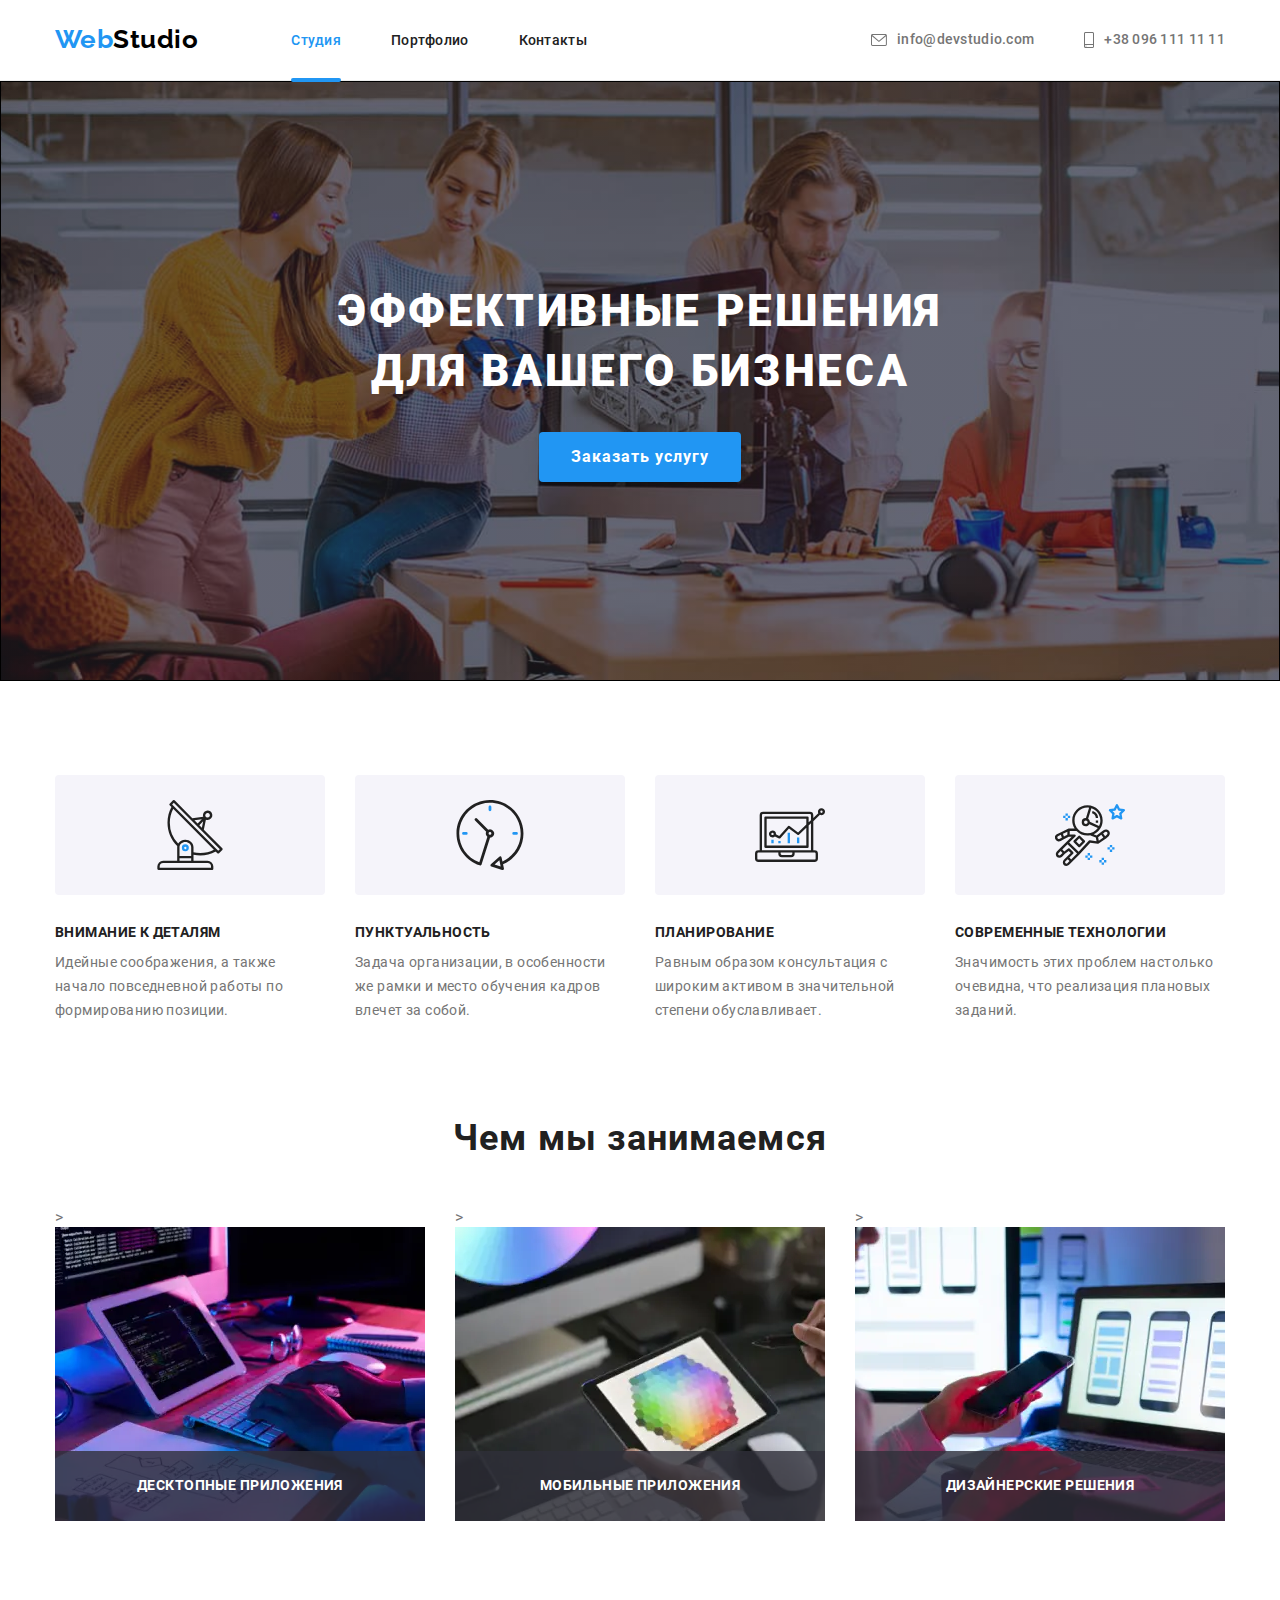
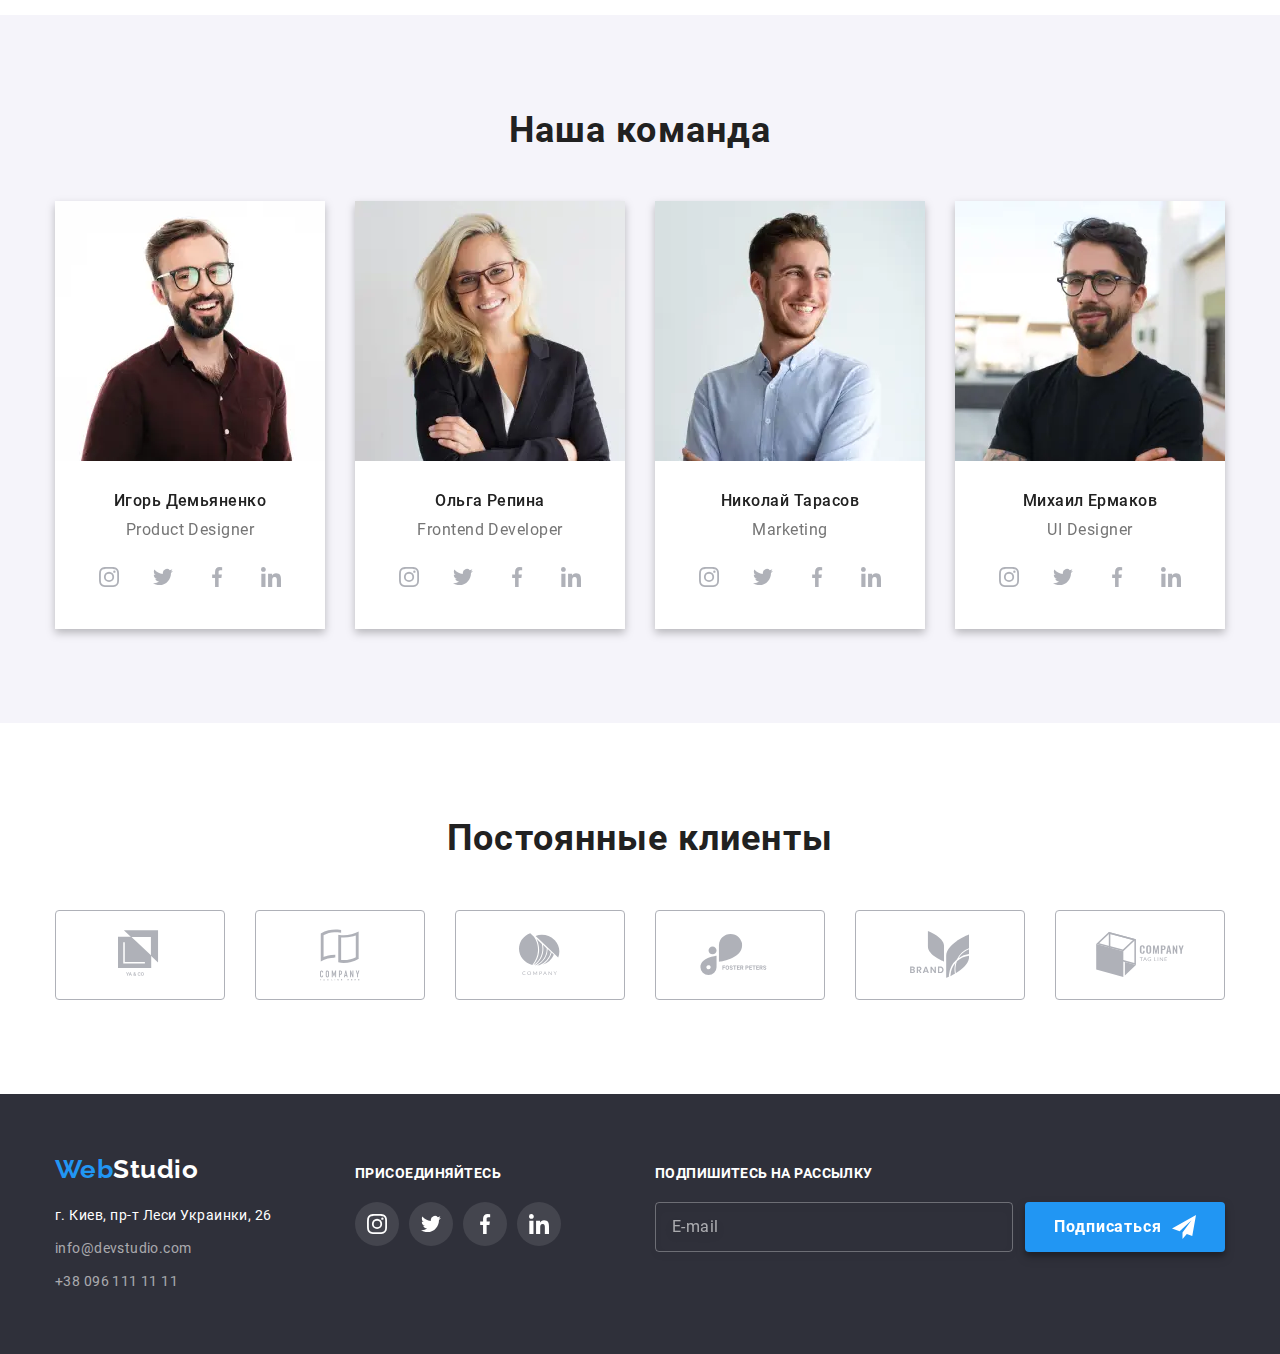
<file: index.html>
<!DOCTYPE html>
<html lang="ru">
<head>
    <meta charset="UTF-8">
    <meta name="viewport" content="width=device-width, initial-scale=1.0">
    <title>WebStudio</title>
    <link rel="stylesheet" href="./css/main.min.css">
</head>

<body>
    
    <header class="page-header">
        <div class="container page-header__container">
            <nav class="site-nav">
                <a href="./index.html" class="logo"><span class="logo__web">Web</span>Studio</a>
                <ul class="site-nav__list list">
                    <li class="site-nav__list-item">
                        <a href="./index.html" class="site-nav__list-link  site-nav__list-link--active"> Студия </a>
                    </li>
                   <li class="site-nav__list-item">
                       <a href="./portfolio.html" class="site-nav__list-link ">Портфолио</a>
                    </li>
                   <li class="site-nav__list-item">
                        <a href="" class="site-nav__list-link">Контакты</a>
                    </li>
                </ul>
            </nav> 
            <button class="mobile-menu-btn mobile-menu-btn--open" type="button" data-menu-button>
                <svg class="icon-menu" width="24px" height="24px">
                    <use href="./images/sprite2.svg#icon-menu"></use>
                </svg>
            </button>
            <ul class="contacts-list list">
                <li class="contacts-list__item">
                     <a href="mailto:info@devstudio.com" class="contacts-list__link ">
                         <svg class="contacts-list__icon contacts-list__icon--mail" width="16px" height="12px">
                             <use href="./images/sprite2.svg#icon-envelope"></use>
                         </svg>
                         info@devstudio.com
                        </a>
                    </li>
                <li class="contacts-list__item">
                    <a href="tel:+380961111111" class="contacts-list__link">
                        <svg class=" contacts-list__icon contacts-list__icon--tel" width="10px" height="16px">
                            <use href="./images/sprite2.svg#icon-smartphone"></use>
                        </svg>
                        +38 096 111 11 11
                    </a>
                </li>
            </ul>
            
            <div class="mobile-menu " data-menu> 
                <button class="mobile-menu-btn mobile-menu-btn--close" type="button" data-menu-close>
                    <svg class="icon-menu" width="18.67px" height="18.67px">
                        <use href="./images/sprite2.svg#icon-cross"></use>
                    </svg>
                </button>
                <nav class="mobile-site-nav">
                    <ul class="mobile-site-nav__list list">
                        <li class="mobile-site-nav__list-item">
                            <a href="./index.html" class="mobile-site-nav__list-link  mobile-site-nav__list-link--active"> Студия </a>
                        </li>
                       <li class="mobile-site-nav__list-item">
                           <a href="./portfolio.html" class="mobile-site-nav__list-link ">Портфолио</a>
                        </li>
                       <li class="mobile-site-nav__list-item">
                            <a href="" class="mobile-site-nav__list-link">Контакты</a>
                        </li>
                    </ul>
                </nav> 
                <ul class="mobile-contacts-list list">
                    <li class="mobile-contacts-list__item">
                        <a href="tel:+380961111111" class="mobile-contacts-list__link mobile-contacts-list__link--mobile">
                            +38 096 111 11 11
                        </a>
                    </li>
                    <li class="mobile-contacts-list__item">
                         <a href="mailto:info@devstudio.com" class="mobile-contacts-list__link mobile-contacts-list__link--mail">
                             info@devstudio.com
                        </a>
                    </li>
                </ul>
                <ul class="mobile-social-lihks list">
                    <li class="mobile-social-lihks__item">
                        <a class="mobile-social-lihks__link  mobile-social-lihks__link--instagram" href="">Instagram</a>
                    </li>
                    <li class="mobile-social-lihks__item">
                        <a class="mobile-social-lihks__link mobile-social-lihks__link--twitter" href="">Twitter</a>
                    </li>
                    <li class="mobile-social-lihks__item">
                        <a class="mobile-social-lihks__link mobile-social-lihks__link--facebook" href="">Facebook</a>
                    </li>
                    <li class="mobile-social-lihks__item">
                        <a class="mobile-social-lihks__link mobile-social-lihks__link-linkedin" href="">LinkedIn</a>
                    </li> 
                </ul>
            </div>
        </div>  
    </header>

    <main>
       
        <section class="hero  hero__bgi section ">
            <div class="container">
                <h1 class="hero__title"> Эффективные решения 
                    для вашего бизнеса</h1>
                <button type="button" class="button hero__button" data-modal-open >Заказать услугу</button>
            </div>
        </section>
       
        <section class="features section">
            <div class="container">
                <ul class="features-list list"> 

                    <li class="features-list__item">
                        <div class="features-list__icon-wrapper">
                            <svg class="features-list__icon" width="70px" height="70px">
                                <use href="./images/sprite2.svg#icon-antenna-1"></use>
                            </svg>
                        </div>
                        <h3 class="features-list__title">Внимание к деталям</h3>
                        <p class="features-list__text"> Идейные соображения, а также начало повседневной 
                        работы по формированию позиции.</p>  
                    </li>

                    <li class="features-list__item">
                        <div class="features-list__icon-wrapper">
                            <svg class="features-list__icon" width="70px" height="70px">
                                <use href="./images/sprite2.svg#icon-clock-1"></use>
                            </svg>
                        </div>
                        <h3 class="features-list__title">Пунктуальность</h3>
                        <p class="features-list__text">Задача организации, в особенности же рамки и место обучения 
                        кадров влечет за собой.</p> 
                    </li>

                    <li class="features-list__item">
                        <div class="features-list__icon-wrapper">
                            <svg class="features-list__icon" width="70px" height="70px">
                                <use href="./images/sprite2.svg#icon-diagram-1"></use>
                            </svg>
                        </div>
                        <h3 class="features-list__title">Планирование</h3>
                        <p class="features-list__text"> Равным образом консультация с широким активом 
                         в значительной степени обуславливает.</p>
                    </li>

                    <li class="features-list__item">
                        <div class="features-list__icon-wrapper">
                            <svg class="features-list__icon" width="70px" height="70px">
                                <use href="./images/sprite2.svg#icon-astronaut-1"></use>
                            </svg>
                        </div>
                        <h3 class="features-list__title">Современные технологии</h3>
                        <p class="features-list__text">Значимость этих проблем настолько очевидна, 
                        что реализация плановых заданий.</p> 
                    </li>
                </ul>   
            </div> 
        </section>

        <section class="about ">
            <div class="container">
                <h2 class="section-title">Чем мы занимаемся</h2>
                <ul class="about__list list">
                    <li class="about__list-item"> 
                        <picture>
                            <source srcset="./images/about/img1.webp 1x,./images/about/img1@2x.webp 2x " 
                            media="(min-width:1200px)">
                            <source srcset="./images/about/img1.jpg 1x, ./images/about/img1@2x.jpg 2x"
                            media="(min-width:1200px)">>
                            <img src="./images/about/img1.jpg "
                            alt="человек работает с клавиатурой и планшетом"/>
                        </picture>
                        <div class="about__overlay">
                            <p class="about__overlay-text">Десктопные приложения</p>
                        </div>
                    </li>

                    <li class="about__list-item">
                        <picture>
                            <source srcset="./images/about/img2.webp 1x,./images/about/img2@2x.webp 2x " 
                            media="(min-width:1200px)">
                            <source srcset="./images/about/img2.jpg 1x, ./images/about/img2@2x.jpg 2x"
                            media="(min-width:1200px)">>
                            <img src="./images/about/img2.jpg "
                            alt="человек работает с телефоном и ноутбуком" />
                        </picture>
                        <div class="about__overlay">
                           <p class="about__overlay-text">Мобильные приложения</p>
                        </div>
                    </li>

                    <li class="about__list-item">
                        <picture>
                            <source srcset="./images/about/img3.webp 1x,./images/about/img3@2x.webp 2x " 
                            media="(min-width:1200px)">
                            <source srcset="./images/about/img3.jpg 1x, ./images/about/img3@2x.jpg 2x"
                            media="(min-width:1200px)">>
                            <img src="./images/about/img3.jpg "
                            alt="человек работает с планшетом" />
                        </picture>
                        <div class="about__overlay">
                            <p class="about__overlay-text">Дизайнерские решения</p>
                        </div>
                    </li>
                </ul>
            </div>
        </section>

        <section class="team section">
            <div class="container">
                <h2 class="section-title ">Наша команда</h2>
                <ul class="team__list list">
                    <li class="team__list-item">
                        <picture>
                            <source srcset="./images/our-team/team-descktop/img-1.webp 1x, ./images/our-team/team-descktop/img@2x-1.webp 2x" media="(min-width:1200px)">
                            <source srcset="./images/our-team/team-descktop/img-1.jpg 1x, ./images/our-team/team-descktop/img@2x-1.jpg 2x" media="(min-width:1200px)">

                            <source srcset="./images/our-team/team-tablet/team-tablet1.webp 1x, ./images/our-team/team-tablet/team-tablet1@2x.webp 2x" media="(min-width:768px)">
                            <source srcset="./images/our-team/team-tablet/team-tablet-1.jpg 1x, ./images/our-team/team-tablet/team-tablet-1-@2x.jpg 2x" media="(min-width:768px)">

                            <source srcset="./images/our-team/team-mobile/team-mobile1.webp 1x, ./images/our-team/team-mobile/team-mobile1@2x.webp 2x" media="(min-width:480px)">
                            <source srcset="./images/our-team/team-mobile/team-mobile-1.jpg 1x, ./images/our-team/team-mobile/team-mobile-1-@2x.jpg 2x " media="(min-width:480px)">
                            <img class="team__list-img" src="./images/our-team/team-mobile/team-mobile-1.jpg" alt=" фото Игорь Демьяненко" />
                        </picture>
                        <div class="team__content">
                            <h3 class="team__content-title" >Игорь Демьяненко</h3>
                            <p lang="en" class="team__content-text">Product Designer</p>
                            <ul class="social-links list">
                                <li class="social-links__item">
                                    <a class="social-links__link" href="">
                                        <svg class="social-links__icon" width="20px" height="20px">
                                            <use href="./images/sprite2.svg#icon-instagram-2"></use>
                                        </svg>
                                    </a>
                                </li>

                                <li class="social-links__item">
                                    <a class="social-links__link" href="">
                                        <svg class="social-links__icon" width="20px" height="20px">
                                            <use href="./images/sprite2.svg#icon-twitter-1"></use>
                                        </svg>
                                    </a>
                                </li>

                                <li class="social-links__item">
                                    <a class="social-links__link" href="">
                                        <svg class="social-links__icon" width="20px" height="20px">
                                            <use href="./images/sprite2.svg#icon-facebook-1"></use>
                                        </svg>
                                    </a>
                                </li>

                                <li class="social-links__item">
                                    <a class="social-links__link" href="">
                                        <svg class="social-links__icon" width="20px" height="20px">
                                            <use href="./images/sprite2.svg#icon-linkedin-1"></use>
                                        </svg>
                                    </a>
                                </li>
                            </ul>
                        </div>
                    </li>

                    <li class="team__list-item">
                        <picture>
                            <source srcset="./images/our-team/team-descktop/img-2.webp 1x, ./images/our-team/team-descktop/img@2x-2.webp 2x" media="(min-width:1200px)">
                            <source srcset="./images/our-team/team-descktop/img-2.jpg 1x, ./images/our-team/team-descktop/img@2x-2.jpg 2x" media="(min-width:1200px)">

                            <source srcset="./images/our-team/team-tablet/team-tablet2.webp 1x, ./images/our-team/team-tablet/team-tablet2@2x.webp 2x" media="(min-width:768px)">
                            <source srcset="./images/our-team/team-tablet/team-tablet-2.jpg 1x, ./images/our-team/team-tablet/team-tablet-2-@2x.jpg 2x" media="(min-width:768px)">

                            <source srcset="./images/our-team/team-mobile/team-mobile-2.webp 1x, ./images/our-team/team-mobile/team-mobile-2.webp 2x" media="(min-width:480px)">
                            <source srcset="./images/our-team/team-mobile/team-mobile-2.jpg 1x, ./images/our-team/team-mobile/team-mobile-2-@2x.jpg 2x " media="(min-width:480px)">
                            <img class="team__list-img" src="./images/our-team/team-mobile/team-mobile-2.jpg" alt=" фото Ольга Репина">
                        </picture>
                        <div class="team__content">
                            <h3 class="team__content-title" >Ольга Репина</h3>
                            <p lang="en" class="team__content-text">Frontend Developer</p>
                            <ul class="social-links list">
                                <li class="social-links__item">
                                    <a class="social-links__link" href="">
                                        <svg class="social-links__icon" width="20px" height="20px">
                                            <use href="./images/sprite2.svg#icon-instagram-2"></use>
                                        </svg>
                                    </a>
                                </li>

                                <li class="social-links__item">
                                    <a class="social-links__link" href="">
                                        <svg class="social-links__icon" width="20px" height="20px">
                                            <use href="./images/sprite2.svg#icon-twitter-1"></use>
                                        </svg>
                                    </a>
                                </li>

                                <li class="social-links__item">
                                    <a class="social-links__link" href="">
                                        <svg class="social-links__icon" width="20px" height="20px">
                                            <use href="./images/sprite2.svg#icon-facebook-1"></use>
                                        </svg>
                                    </a>
                                </li>

                                <li class="social-links__item">
                                    <a class="social-links__link" href="">
                                        <svg class="social-links__icon" width="20px" height="20px">
                                            <use href="./images/sprite2.svg#icon-linkedin-1"></use>
                                        </svg>
                                    </a>
                                </li>
                            </ul>
                        </div>
                    </li>

                    <li class="team__list-item">
                        <picture>
                            <source srcset="./images/our-team/team-descktop/img-3.webp 1x, ./images/our-team/team-descktop/img@2x-3.webp 2x" media="(min-width:1200px)">
                            <source srcset="./images/our-team/team-descktop/img-3.jpg 1x, ./images/our-team/team-descktop/img@2x-3.jpg 2x" media="(min-width:1200px)">

                            <source srcset="./images/our-team/team-tablet/team-tablet3.webp 1x, ./images/our-team/team-tablet/team-tablet3@2x.webp 2x" media="(min-width:768px)">
                            <source srcset="./images/our-team/team-tablet/team-tablet-3.jpg 1x, ./images/our-team/team-tablet/team-tablet-3@-2x.jpg 2x" media="(min-width:768px)">

                            <source srcset="./images/our-team/team-mobile/team-mobile3.webp 1x, ./images/our-team/team-mobile/team-mobile3@2x.webp 2x" media="(min-width:480px)">
                            <source srcset="./images/our-team/team-mobile/team-mobile-3.jpg 1x, ./images/our-team/team-mobile/team-mobile-3@2x.jpg 2x " media="(min-width:480px)">
                            <img class="team__list-img" src="./images/our-team/team-mobile/team-mobile-3.jpg" alt=" фото Николай Тарасов" />
                        </picture>
                        <div class="team__content">
                            <h3 class="team__content-title" >Николай Тарасов</h3>
                            <p lang="en" class="team__content-text">Marketing</p>
                            <ul class="social-links list">
                                <li class="social-links__item">
                                    <a class="social-links__link" href="">
                                        <svg class="social-links__icon" width="20px" height="20px">
                                            <use href="./images/sprite2.svg#icon-instagram-2"></use>
                                        </svg>
                                    </a>
                                </li>

                                <li class="social-links__item">
                                    <a class="social-links__link" href="">
                                        <svg class="social-links__icon" width="20px" height="20px">
                                            <use href="./images/sprite2.svg#icon-twitter-1"></use>
                                        </svg>
                                    </a>
                                </li>

                                <li class="social-links__item">
                                    <a class="social-links__link" href="">
                                        <svg class="social-links__icon" width="20px" height="20px">
                                            <use href="./images/sprite2.svg#icon-facebook-1"></use>
                                        </svg>
                                    </a>
                                </li>

                                <li class="social-links__item">
                                    <a class="social-links__link" href="">
                                        <svg class="social-links__icon" width="20px" height="20px">
                                            <use href="./images/sprite2.svg#icon-linkedin-1"></use>
                                        </svg>
                                    </a>
                                </li>
                            </ul>
                        </div>
                    </li>

                    <li class="team__list-item">
                        <picture>
                            <source srcset="./images/our-team/team-descktop/img-4.webp 1x, ./images/our-team/team-descktop/img@2x-4.webp 2x" media="(min-width:1200px)">
                            <source srcset="./images/our-team/team-descktop/img-4.jpg 1x, ./images/our-team/team-descktop/img@2x-4.jpg 2x" media="(min-width:1200px)">

                            <source srcset="./images/our-team/team-tablet/team-tablet4.webp 1x, ./images/our-team/team-tablet/team-tablet4@2x.webp 2x"  media="(min-width:768px)">
                            <source srcset="./images/our-team/team-tablet/team-tablet-4.jpg 1x, ./images/our-team/team-tablet/team-tablet-4-@2x.jpg 2x"  media="(min-width:768px)">

                            <source srcset="./images/our-team/team-mobile/team-mobile-4.webp 1x, ./images/our-team/team-mobile/team-mobile4@2x.webp 2x"  media="(min-width:480px)">
                            <source srcset="./images/our-team/team-mobile/team-mobile-4.jpg 1x, ./images/our-team/team-mobile/team-mobile-4@2x.jpg 2x " media="(min-width:480px)"  >
                            <img class="team__list-img" src="./images/our-team/team-mobile/team-mobile-4.jpg" alt=" фото Михаил Ермаков" />
                        </picture>
                        <div class="team__content">
                            <h3 class="team__content-title" >Михаил Ермаков</h3>
                            <p lang="en" class="team__content-text"> UI Designer</p>
                            <ul class="social-links list">
                                <li class="social-links__item">
                                    <a class="social-links__link" href="">
                                        <svg class="social-links__icon" width="20px" height="20px">
                                            <use href="./images/sprite2.svg#icon-instagram-2"></use>
                                        </svg>
                                    </a>
                                </li>

                                <li class="social-links__item">
                                    <a class="social-links__link" href="">
                                        <svg class="social-links__icon" width="20px" height="20px">
                                            <use href="./images/sprite2.svg#icon-twitter-1"></use>
                                        </svg>
                                    </a>
                                </li>

                                <li class="social-links__item">
                                    <a class="social-links__link" href="">
                                        <svg class="social-links__icon" width="20px" height="20px">
                                            <use href="./images/sprite2.svg#icon-facebook-1"></use>
                                        </svg>
                                    </a>
                                </li>

                                <li class="social-links__item">
                                    <a class="social-links__link" href="">
                                        <svg class="social-links__icon" width="20px" height="20px">
                                            <use href="./images/sprite2.svg#icon-linkedin-1"></use>
                                        </svg>
                                    </a>
                                </li>
                            </ul>
                        </div>
                     </li>
                </ul>
            </div>
        </section>

        <section class="customers section">
            <div class="container">
                <h2 class="section-title ">Постоянные клиенты</h2>
                <ul class="customers__list list">
                    <li class="customers__list-item">
                        <a class="customers__list-link" href="">
                            <svg class="customers__list-icon" width="44.27px" height="49.23">
                                <use href="./images/sprite2.svg#icon-logo-1"></use>
                            </svg>
                        </a>
                    </li>

                    <li class="customers__list-item">
                        <a class="customers__list-link" href="">
                            <svg class="customers__list-icon" width="40" height="52">
                                <use href="./images/sprite2.svg#icon-logo-2"></use>
                            </svg>
                        </a>
                    </li>

                    <li class="customers__list-item">
                        <a class="customers__list-link" href="">
                            <svg class="customers__list-icon" width="41" height="42.6">
                                <use href="./images/sprite2.svg#icon-logo-3"></use>
                            </svg>
                        </a>
                    </li>
                   
                    <li class="customers__list-item">
                        <a class="customers__list-link" href="">
                            <svg class="customers__list-icon" width="79.66" height="42.02">
                                <use href="./images/sprite2.svg#icon-logo-4"></use>
                            </svg>
                        </a>
                    </li>

                    <li class="customers__list-item">
                        <a class="customers__list-link" href="">
                            <svg class="customers__list-icon" width="59" height="47">
                                <use href="./images/sprite2.svg#icon-logo-5"></use>
                            </svg>
                        </a>
                    </li>

                    <li class="customers__list-item">
                        <a class="customers__list-link" href="">
                            <svg class="customers__list-icon" width="88.48" height="45.44">
                                <use href="./images/sprite2.svg#icon-logo-6"></use>
                            </svg>
                        </a>
                    </li>

                </ul>
            </div>
        </section>
    </main>
    
    <footer class="footer">
        <div class="container footer__container">

            <div class="footer-contacts">
                <a href="" class="logo footer__logo"><span class="logo__web">Web</span>Studio</a>
                <address class="address">
                    <p class="address__text">г. Киев, пр-т Леси Украинки, 26</p>
                    <ul class="footer-contacts__list list"> 
                        <li class="footer-contacts__list-item ">
                            <a href="mailto:info@devstudio.com" class="footer-contacts__list-link ">info@devstudio.com
                            </a>
                        </li>
                        <li class="footer-contacts__list-item ">
                            <a href="tel:+380961111111" class="footer-contacts__list-link ">+38 096 111 11 11 
                            </a>
                        </li>
                    </ul>
                </address>
            </div>

             <div class="footer-social-links">
                <p class="footer-social-links__title">присоединяйтесь</p>
                <ul class="social-links list">
                    <li class="social-links__item">
                        <a class="social-links__link social-links__link--white-color" href="">
                            <svg class="social-links__icon" width="20px" height="20px">
                                <use href="./images/sprite2.svg#icon-instagram-2"></use>
                            </svg>
                        </a>
                    </li>

                    <li class="social-links__item">
                        <a class="social-links__link social-links__link--white-color" href="">
                            <svg class="social-links__icon" width="20px" height="20px">
                                <use href="./images/sprite2.svg#icon-twitter-1"></use>
                            </svg>
                        </a>
                    </li>

                    <li class="social-links__item">
                        <a class="social-links__link social-links__link--white-color" href="">
                            <svg class="social-links__icon" width="20px" height="20px">
                                <use href="./images/sprite2.svg#icon-facebook-1"></use>
                            </svg>
                        </a>
                    </li>

                    <li class="social-links__item">
                        <a class="social-links__link social-links__link--white-color" href="">
                            <svg class="social-links__icon" width="20px" height="20px">
                                <use href="./images/sprite2.svg#icon-linkedin-1"></use>
                            </svg>
                        </a>
                    </li>
                </ul>
            </div>

            <div class="subscription-form">
                <p class="subscription-form__title"> Подпишитесь на рассылку</p>
            <form class="subscription-form__form">
                <input class="subscription-form__input" type="email" name="mail" placeholder="E-mail" required />
                <button class="button subscription-form__button" type="submit"> 
                    Подписаться
                    <svg class="subscription-form__icon" width="24px" height="24px">
                       <use href="./images/sprite2.svg#icon-icon-send"></use>
                    </svg>
                </button>
            </form>
            </div>
          
        </div>
    </footer>

    <div class="backdrop is-hidden" data-modal>
        <div class="modal">

        <button type="button" class="modal-btn" data-modal-close >
            <svg class="modal-btn__icon" width="18px" height="18px">
                <use href="./images/sprite2.svg#icon-close-black-1"></use>
            </svg>
        </button>

        <p class="modal-form-title">Оставьте свои данные, мы вам перезвоним</p>

        <form class="modal-form">

           <div class="modal-form__contacts">
            <label class="modal-form__label" for="name"> Имя </label>
            <div class="form-contacts">
                <input class="form-contacts__input" type="text" name="name" id="name" required/>
                <svg class="form-contacts__icon" width="18px" height="18px">
                    <use href="./images/sprite2.svg#icon-person-black-18dp-1"></use>
                </svg>  
            </div>

            <label class="modal-form__label" for="tel">Телефон</label>
            <div class="form-contacts">
                <input class="form-contacts__input" type="tel" name="phone-number" id="tel" required/>
                <svg class="form-contacts__icon" width="18px" height="18px">
                     <use href="./images/sprite2.svg#icon-phone-black-18dp-1"></use>
                </svg>
            </div>
          
            <label class="modal-form__label" for="mail"> Почта  </label>
            <div class="form-contacts">
                <input class="form-contacts__input" type="email" name="mail" id="mail" required/>
                <svg class="form-contacts__icon"  width="18px" height="18px">
                    <use href="./images/sprite2.svg#icon-email-black-18dp-1"></use>
                </svg>
            </div>    
           </div>

            <div class="comment">
                <label class="modal-form__label " for="comment">
                    Комментарий  
               </label>
               <textarea class="comment__area" name="comment" id="comment" placeholder="Введите текст"></textarea>
            </div>
        
            <div class="checkbox">
                <input class="checkbox__input visually-hidden" type="checkbox" name="checkbox" id="checkbox">
                <label class="checkbox__label" for="checkbox"> Соглашаюсь с рассылкой и принимаю  &#160;
                    <a class="link-contract" href="#">Условия договора</a>
                </label>
            </div>

            <button class="button button--submit" type="submit"> Отправить</button>
        </form>
        </div>
    </div>
    
    <script src="./js/modal.js"></script>
    <script src="./js/mobile-menu.js"></script>
</body>
</html>
</file>
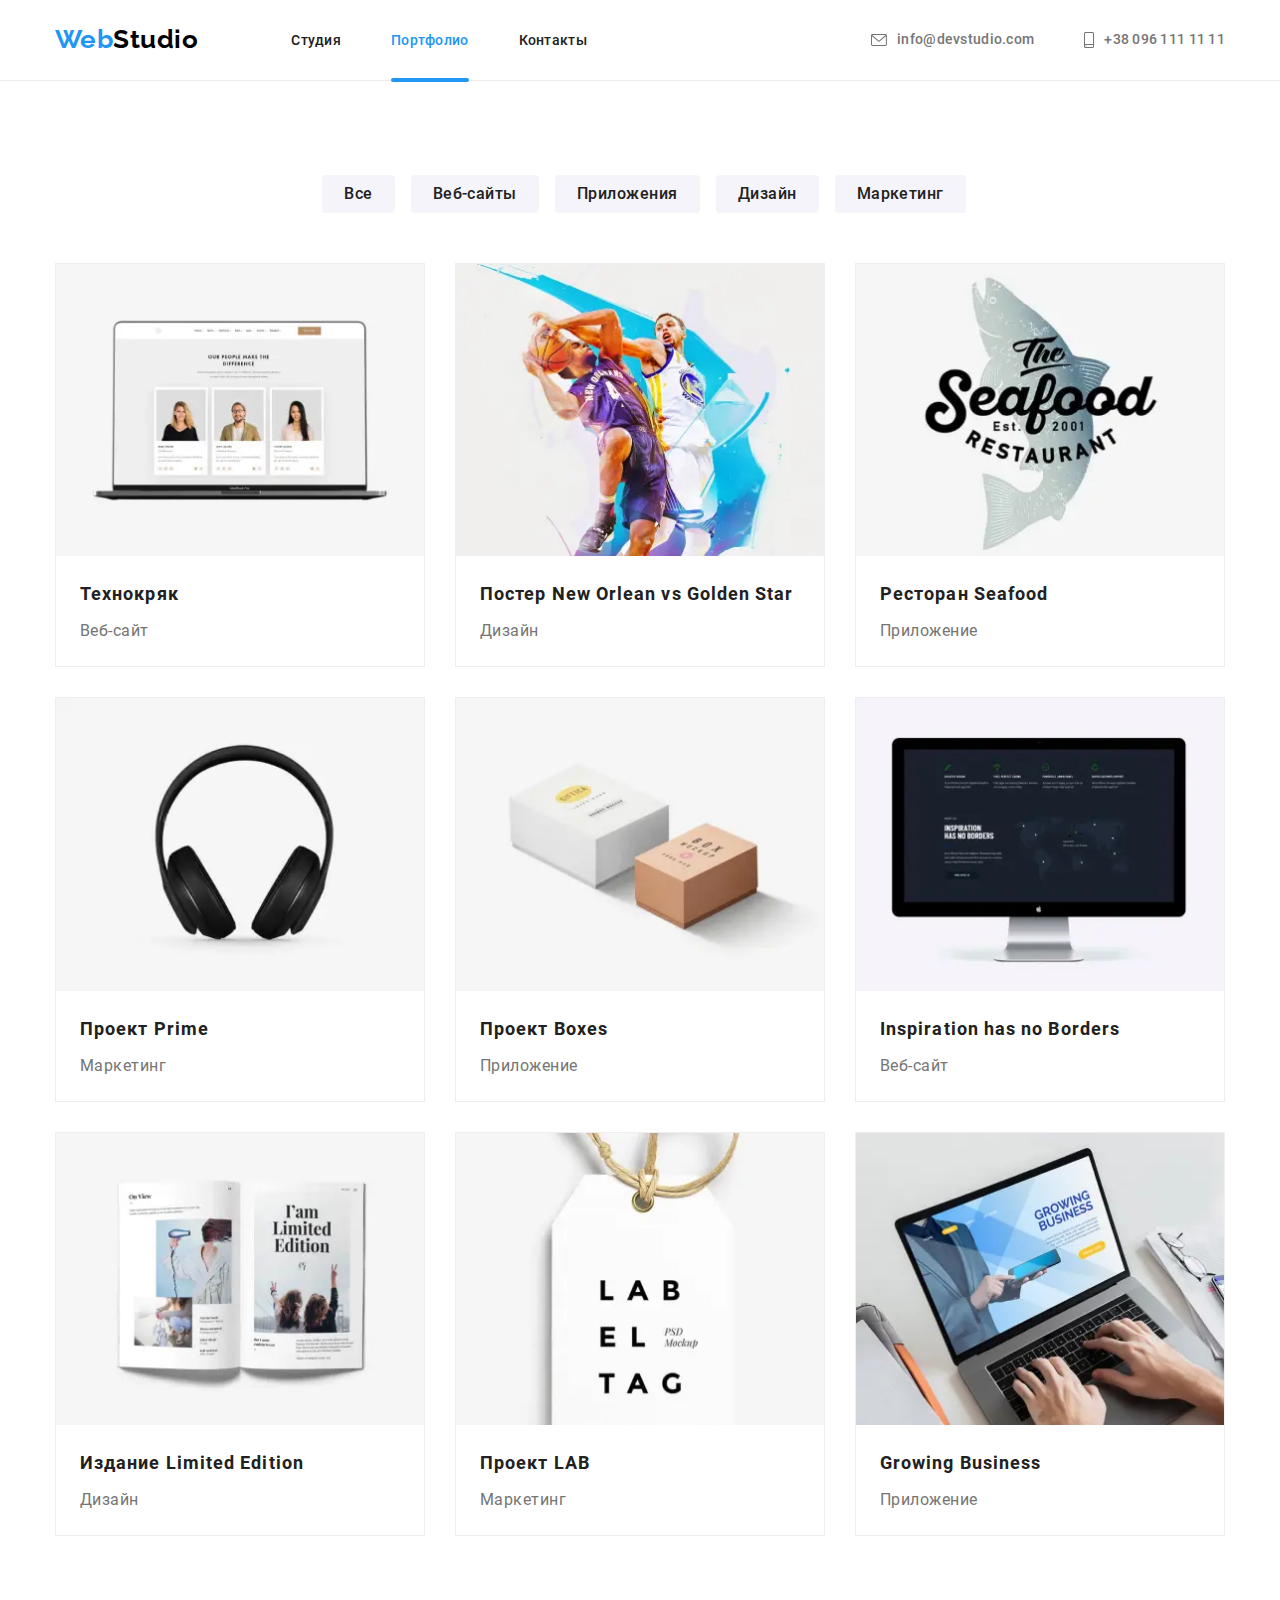
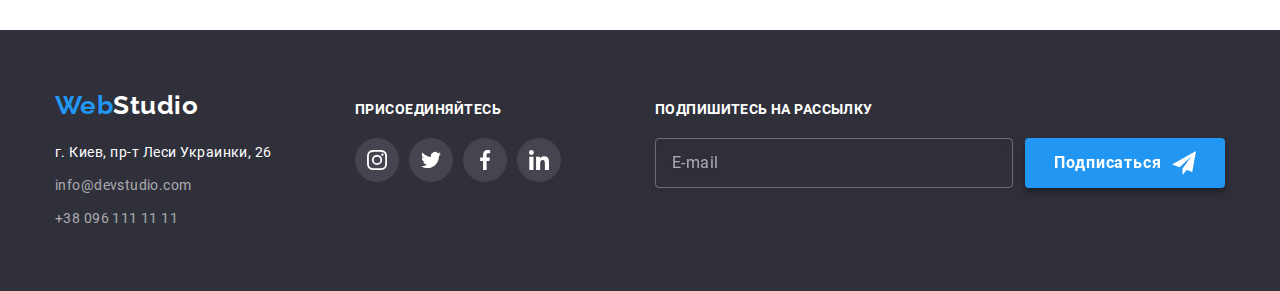
<file: portfolio.html>
<!DOCTYPE html>
<html lang="ru">
<head>
    <meta charset="UTF-8">
    <meta name="viewport" content="width=device-width, initial-scale=1.0">
    <title>WebStudio</title>
    <link rel="stylesheet" href="./css/portfolio.min.css">
 </head>
<body>

    <header class="page-header">
        <div class="container page-header__container">
            <nav class="site-nav">
                <a href="./index.html" class="logo"><span class="logo__web">Web</span>Studio</a>
                <ul class="site-nav__list list">
                    <li class="site-nav__list-item">
                        <a href="./index.html" class="site-nav__list-link  "> Студия </a>
                    </li>
                   <li class="site-nav__list-item">
                       <a href="./portfolio.html" class="site-nav__list-link  site-nav__list-link--active">Портфолио</a>
                    </li>
                   <li class="site-nav__list-item">
                        <a href="" class="site-nav__list-link">Контакты</a>
                    </li>
                </ul>
            </nav> 
            <button class="mobile-menu-btn mobile-menu-btn--open" type="button" data-menu-button>
                <svg class="icon-menu" width="24px" height="24px">
                    <use href="./images/sprite2.svg#icon-menu"></use>
                </svg>
            </button>
            <ul class="contacts-list list">
                <li class="contacts-list__item">
                     <a href="mailto:info@devstudio.com" class="contacts-list__link ">
                         <svg class="contacts-list__icon contacts-list__icon--mail" width="16px" height="12px">
                             <use href="./images/sprite2.svg#icon-envelope"></use>
                         </svg>
                         info@devstudio.com
                        </a>
                    </li>
                <li class="contacts-list__item">
                    <a href="tel:+380961111111" class="contacts-list__link">
                        <svg class=" contacts-list__icon contacts-list__icon--tel" width="10px" height="16px">
                            <use href="./images/sprite2.svg#icon-smartphone"></use>
                        </svg>
                        +38 096 111 11 11
                    </a>
                </li>
            </ul>
            
            <div class="mobile-menu " data-menu> 
                <button class="mobile-menu-btn mobile-menu-btn--close" type="button" data-menu-close>
                    <svg class="icon-menu" width="18.67px" height="18.67px">
                        <use href="./images/sprite2.svg#icon-cross"></use>
                    </svg>
                </button>
                <nav class="mobile-site-nav">
                    <ul class="mobile-site-nav__list list">
                        <li class="mobile-site-nav__list-item">
                            <a href="./index.html" class="mobile-site-nav__list-link "> Студия </a>
                        </li>
                       <li class="mobile-site-nav__list-item">
                           <a href="./portfolio.html" class="mobile-site-nav__list-link mobile-site-nav__list-link--active">Портфолио</a>
                        </li>
                       <li class="mobile-site-nav__list-item">
                            <a href="" class="mobile-site-nav__list-link">Контакты</a>
                        </li>
                    </ul>
                </nav> 
                <ul class="mobile-contacts-list list">
                    <li class="mobile-contacts-list__item">
                        <a href="tel:+380961111111" class="mobile-contacts-list__link mobile-contacts-list__link--mobile">
                            +38 096 111 11 11
                        </a>
                    </li>
                    <li class="mobile-contacts-list__item">
                         <a href="mailto:info@devstudio.com" class="mobile-contacts-list__link mobile-contacts-list__link--mail">
                             info@devstudio.com
                        </a>
                    </li>
                </ul>
                <ul class="mobile-social-lihks list">
                    <li class="mobile-social-lihks__item">
                        <a class="mobile-social-lihks__link  mobile-social-lihks__link--instagram" href="">Instagram</a>
                    </li>
                    <li class="mobile-social-lihks__item">
                        <a class="mobile-social-lihks__link mobile-social-lihks__link--twitter" href="">Twitter</a>
                    </li>
                    <li class="mobile-social-lihks__item">
                        <a class="mobile-social-lihks__link mobile-social-lihks__link--facebook" href="">Facebook</a>
                    </li>
                    <li class="mobile-social-lihks__item">
                        <a class="mobile-social-lihks__link mobile-social-lihks__link-linkedin" href="">LinkedIn</a>
                    </li> 
                </ul>
            </div>
        </div>  
    </header>

    <main>
        <section class="portfolio section">
            <div class="container">
                
            <div class="portfolio-btn">
            <ul class="portfolio-btn__list list"> 
                <li class="portfolio-btn__list-item">
                    <button type="button" class=" portfolio-btn__button  portfolio-button__button--all"> Все</button>
                </li>
                <li class="portfolio-btn__list-item">
                    <button type="button" class=" portfolio-btn__button  portfolio-button__button--web"> Веб-сайты</button>
                </li>
                <li class="portfolio-btn__list-item">
                    <button type="button" class=" portfolio-btn__button  portfolio-button__button--aplicattions"> Приложения</button>
                </li>
                <li class="portfolio-btn__list-item">
                    <button type="button" class=" portfolio-btn__button  portfolio-button__button--design"> Дизайн</button>
                </li>
                <li class="portfolio-btn__list-item">
                    <button type="button" class=" portfolio-btn__button  portfolio-button__button--marketing"> Маркетинг</button>
                </li>
            </ul>
            </div>

            <div class="cards">
                <ul class="cards__list list"> 
                    <li class="cards__list-item">
                        <a href="" class="cards__list-link">
                            <div class="cards__content">
                                <div class="overlay-wrapper">
                                    <picture>
                                        <source srcset="./images/portfolio/descktop/img-1.webp 1x, ./images/portfolio/descktop/img@2x-1.webp 2x  " media="(min-width:1200px)"> 
                                        <source srcset="./images/portfolio/descktop/img-1.jpg 1x, ./images/portfolio/descktop/img@2x-1.jpg 2x " media="(min-width:1200px)">

                                        <source srcset="./images/portfolio/tablet/img-1.webp 1x, ./images/portfolio/tablet/img@2x-1.webp 2x  " media="(min-width:768px)"> 
                                        <source srcset="./images/portfolio/tablet/img-1.jpg 1x, ./images/portfolio/tablet/img@2x-1.jpg 2x " media="(min-width:768px)">
                                            
                                        <source srcset="./images/portfolio/mobile/img-1.webp 1x, ./images/portfolio/mobile/img-1@2.webp 2x  " media="(min-width:480px)"> 
                                        <source srcset="./images/portfolio/mobile/img-1.jpg 1x, ./images/portfolio/mobile/img-1@2.jpg 2x " media="(min-width:480px)">
                                        
                                            
                                        <img class="cards__content-img" src="./images/portfolio/mobile/img-1.jpg" alt="
                                        изображение открытого ноутбука">
                                    </picture>
                                    <div class="overlay">
                                        <p class="overlay__text"> Технокряк это современная площадка распространения коронавируса. Компании используют эту платформу для цифрового шпионажа и атак на защищённые сервера конкурентов.</p>
                                    </div>
                                </div>
                                <div class="cards__content-description cards__content-description--first-card">
                                    <h3 class="cards__content-title">Технокряк</h3>
                                    <p class="cards__content-text">Веб-сайт</p>
                                </div>
                            </div>
                        </a>
                    </li>
    
                    <li class="cards__list-item">
                        <a href="" class="cards__list-link">
                            <div class="cards__content">
                                <div class="overlay-wrapper">
                                    <picture>
                                        <source srcset="./images/portfolio/descktop/img-2.webp 1x, ./images/portfolio/descktop/img@2x-2.webp 2x  " media="(min-width:1200px)"> 
                                        <source srcset="./images/portfolio/descktop/img-2.jpg 1x, ./images/portfolio/descktop/img@2x-2.jpg 2x " media="(min-width:1200px)">

                                        <source srcset="./images/portfolio/tablet/img-2.webp 1x, ./images/portfolio/tablet/img@2x-2.webp 2x  " media="(min-width:768px)"> 
                                        <source srcset="./images/portfolio/tablet/img-2.jpg 1x, ./images/portfolio/tablet/img@2x-2.jpg 2x " media="(min-width:768px)">

                                        <source srcset="./images/portfolio/mobile/img-2.webp 1x, ./images/portfolio/mobile/img-2@2.webp 2x  " media="(min-width:480px)"> 
                                        <source srcset="./images/portfolio/mobile/img-2.jpg 1x, ./images/portfolio/mobile/img-2@2.jpg 2x " media="(min-width:480px)">

                                        <img class="cards__img" src="./images/portfolio/mobile/img-2.jpg" alt="
                                        два человека играют баскетбол">
                                    </picture>
                                    
                                    <div class="overlay">
                                        <p class="overlay__text"> Технокряк это современная площадка распространения коронавируса. Компании используют эту платформу для цифрового шпионажа и атак на защищённые сервера конкурентов.</p>
                                    </div>
                                </div>
                                <div class="cards__content-description">
                                    <h3 class="cards__content-title">Постер <span lang="en">New Orlean vs Golden Star</span></h3>
                                    <p class="cards__content-text">Дизайн</p>
                                </div>
                            </div>    
                        </a>
                    </li>
    
                    <li class="cards__list-item">
                        <a href="" class="cards__list-link">
                            <div class="cards__content">
                                <div class="overlay-wrapper">
                                    <picture>
                                        <source srcset="./images/portfolio/descktop/img-3.webp 1x, ./images/portfolio/descktop/img@2x-3.webp 2x  " media="(min-width:1200px)"> 
                                        <source srcset="./images/portfolio/descktop/img-3.jpg 1x, ./images/portfolio/descktop/img@2x-3.jpg 2x " media="(min-width:1200px)">

                                        <source srcset="./images/portfolio/tablet/img-3.webp 1x, ./images/portfolio/tablet/img@2x-3.webp 2x  " media="(min-width:768px)"> 
                                        <source srcset="./images/portfolio/tablet/img-3.jpg 1x, ./images/portfolio/tablet/img@2x-3.jpg 2x " media="(min-width:768px)">

                                        <source srcset="./images/portfolio/mobile/img-3.webp 1x, ./images/portfolio/mobile/img-3@2.webp 2x  " media="(min-width:480px)"> 
                                        <source srcset="./images/portfolio/mobile/img-3.jpg 1x, ./images/portfolio/mobile/img-3@2.jpg 2x " media="(min-width:480px)">

                                        <img class="cards__img" src="./images/portfolio/mobile/img-3.jpg" alt="
                                        логотип ресторана Seefood на фоне рыбы">
                                    </picture>
                                    
                                    <div class="overlay">
                                        <p class="overlay__text"> Технокряк это современная площадка распространения коронавируса. Компании используют эту платформу для цифрового шпионажа и атак на защищённые сервера конкурентов.</p>
                                    </div>
                                </div>
                                <div class="cards__content-description">
                                    <h3 class="cards__content-title">Ресторан <span lang="en"> Seafood</span></h3>
                                    <p class="cards__content-text">Приложение</p>
                                </div>
                            </div>
                        </a>
                    </li>
    
                    <li class="cards__list-item">
                        <a href="" class="cards__list-link">
                            <div class="cards__content">
                                <div class="overlay-wrapper">
                                    <picture>
                                        <source srcset="./images/portfolio/descktop/img-4.webp 1x, ./images/portfolio/descktop/img@2x-4.webp 2x  " media="(min-width: 1200px)"> 
                                        <source srcset="./images/portfolio/descktop/img-4.jpg 1x, ./images/portfolio/descktop/img@2x-4.jpg 2x " media="(min-width:1200px)">

                                        <source srcset="./images/portfolio/tablet/img-4.webp 1x, ./images/portfolio/tablet/img@2x-4.webp 2x  " media="(min-width:768px)"> 
                                        <source srcset="./images/portfolio/tablet/img-4.jpg 1x, ./images/portfolio/tablet/img@2x-4.jpg 2x " media="(min-width:768px)">

                                        <source srcset="/images/portfolio/mobile/img-4.webp 1x, ./images/portfolio/mobile/img-4@2.webp 2x" media="(min-width:480px)">
                                        <source srcset="/images/portfolio/mobile/img-4.jpg 1x, ./images/portfolio/mobile/img-4@2.jpg 2x"  media="(min-width:480px)"> 
                                            
                                        <img class="cards__img" src="./images/portfolio/mobile/img-4.jpg" alt="
                                        изображение наушников на белом фоне">
                                    </picture>
                                   
                                    <div class="overlay">
                                        <p class="overlay__text"> Технокряк это современная площадка распространения коронавируса. Компании используют эту платформу для цифрового шпионажа и атак на защищённые сервера конкурентов.</p>
                                    </div>
                                </div>
                                <div class="cards__content-description">
                                    <h3 class="cards__content-title">Проект <span lang="en">Prime</span></h3>
                                    <p class="cards__content-text">Маркетинг</p>
                                </div>
                            </div>
                        </a>
                    </li>
    
                    <li class="cards__list-item">
                        <a href="" class="cards__list-link">
                            <div class="cards__content">
                                <div class="overlay-wrapper">
                                    <picture>
                                        <source srcset="./images/portfolio/descktop/img-5.webp 1x, ./images/portfolio/descktop/img@2x-5.webp 2x  " media="(min-width: 1200px)"> 
                                        <source srcset="./images/portfolio/descktop/img-5.jpg 1x, ./images/portfolio/descktop/img@2x-5.jpg 2x " media="(min-width:1200px)">
    
                                        <source srcset="./images/portfolio/tablet/img-5.webp 1x, ./images/portfolio/tablet/img@2x-5.webp 2x  " media="(min-width:768px)"> 
                                        <source srcset="./images/portfolio/tablet/img-5.jpg 1x, ./images/portfolio/tablet/img@2x-5.jpg 2x " media="(min-width:768px)">

                                        <source srcset="./images/portfolio/mobile/img-5.webp 1x, ./images/portfolio/mobile/img-5@2.webp 2x" media="(min-width:480px)">
                                        <source srcset="./images/portfolio/mobile/img-5.jpg 1x, ./images/portfolio/mobile/img-5@2.jpg 2x"  media="(min-width:480px)"> 

                                        <img class="cards__img" src="./images/portfolio/mobile/img-5.jpg" alt="
                                        изображение двух маленьких коробок">
                                    </picture>
                                    <div class="overlay">
                                        <p class="overlay__text"> Технокряк это современная площадка распространения коронавируса. Компании используют эту платформу для цифрового шпионажа и атак на защищённые сервера конкурентов.</p>
                                    </div>
                                </div>
                                <div class="cards__content-description">
                                    <h3 class="cards__content-title">Проект <span lang="en">Boxes</span></h3>
                                    <p class="cards__content-text">Приложение</p>
                                </div>
                            </div>
                        </a>
                    </li>
    
                    <li class="cards__list-item">
                        <a href="" class="cards__list-link">
                            <div class="cards__content">
                                <div class="overlay-wrapper">
                                    <picture>
                                        <source srcset="./images/portfolio/descktop/img-6.webp 1x, ./images/portfolio/descktop/img@2x-6.webp 2x  " media="(min-width: 1200px)"> 
                                        <source srcset="./images/portfolio/descktop/img-6.jpg 1x, ./images/portfolio/descktop/img@2x-6.jpg 2x " media="(min-width:1200px)">
    
                                        <source srcset="./images/portfolio/tablet/img-6.webp 1x, ./images/portfolio/tablet/img@2x-6.webp 2x  " media="(min-width:768px)"> 
                                        <source srcset="./images/portfolio/tablet/img-6.jpg 1x, ./images/portfolio/tablet/img@2x-6.jpg 2x " media="(min-width:768px)">
    
                                        <source srcset="./images/portfolio/mobile/img-6.webp 1x, ./images/portfolio/mobile/img-6@2.webp 2x" media="(min-width:480px)">
                                        <source srcset="./images/portfolio/mobile/img-6.jpg 1x, ./images/portfolio/mobile/img-6@2.jpg 2x"  media="(min-width:480px)"> 

                                        <img class="cards__img" src="./images/portfolio/mobile/img-6.jpg" alt="
                                        Картинка монитора к компьютеру">
                                    </picture>
                                    <div class="overlay">
                                        <p class="overlay__text"> Технокряк это современная площадка распространения коронавируса. Компании используют эту платформу для цифрового шпионажа и атак на защищённые сервера конкурентов.</p>
                                    </div>
                                </div>
                                <div class="cards__content-description">
                                    <h3 lang="en" class="cards__content-title"> Inspiration has no Borders</h3>
                                    <p class="cards__content-text">Веб-сайт</p>
                                </div>
                            </div>
                        </a>
                    </li>
    
                    <li class="cards__list-item">
                        <a href="" class="cards__list-link">
                            <div class="cards__content">
                                <div class="overlay-wrapper">
                                    <picture>
                                        <source srcset="./images/portfolio/descktop/img-7.webp 1x, ./images/portfolio/descktop/img@2x-7.webp 2x  " media="(min-width: 1200px)"> 
                                        <source srcset="./images/portfolio/descktop/img-7.jpg 1x, ./images/portfolio/descktop/img@2x-7.jpg 2x " media="(min-width:1200px)">
    
                                        <source srcset="./images/portfolio/tablet/img-7.webp 1x, ./images/portfolio/tablet/img@2x-7.webp 2x  " media="(min-width:768px)"> 
                                        <source srcset="./images/portfolio/tablet/img-7.jpg 1x, ./images/portfolio/tablet/img@2x-7.jpg 2x " media="(min-width:768px)">
    
                                        <source srcset="./images/portfolio/mobile/img-7.webp 1x, ./images/portfolio/mobile/img-7@2.webp 2x" media="(min-width:480px)">
                                        <source srcset="./images/portfolio/mobile/img-7.jpg 1x, ./images/portfolio/mobile/img-7@2.jpg 2x"  media="(min-width:480px)"> 

                                        <img class="cards__img" src="./images/portfolio/mobile/img-7.jpg" alt="
                                        изображение развернутой брошюры">
                                    </picture>
                                    <div class="overlay">
                                        <p class="overlay__text"> Технокряк это современная площадка распространения коронавируса. Компании используют эту платформу для цифрового шпионажа и атак на защищённые сервера конкурентов.</p>
                                    </div>
                                </div>
                                <div class="cards__content-description">
                                    <h3 class="cards__content-title">Издание <span lang="en"> Limited Edition</span></h3>
                                    <p class="cards__content-text">Дизайн</p>
                                </div>
                            </div>
                        </a>
                    </li>
    
                    <li class="cards__list-item">
                        <a href="" class="cards__list-link">
                            <div class="cards__content">
                                <div class="overlay-wrapper">
                                    <picture>
                                        <source srcset="./images/portfolio/descktop/img-8.webp 1x, ./images/portfolio/descktop/img@2x-8.webp 2x  " media="(min-width: 1200px)"> 
                                        <source srcset="./images/portfolio/descktop/img-8.jpg 1x, ./images/portfolio/descktop/img@2x-8.jpg 2x " media="(min-width:1200px)">
    
                                        <source srcset="./images/portfolio/tablet/img-8.webp 1x, ./images/portfolio/tablet/img@2x-8.webp 2x  " media="(min-width:768px)"> 
                                        <source srcset="./images/portfolio/tablet/img-8.jpg 1x, ./images/portfolio/tablet/img@2x-8.jpg 2x " media="(min-width:768px)">
    
                                        <source srcset="./images/portfolio/mobile/img-8.webp 1x, ./images/portfolio/mobile/img-8@2.webp 2x" media="(min-width:480px)">
                                        <source srcset="./images/portfolio/mobile/img-8.jpg 1x, ./images/portfolio/mobile/img-8@2.jpg 2x"  media="(min-width:480px)"> 

                                        <img class="cards__img" src="./images/portfolio/mobile/img-8.jpg" alt="
                                        ярлык с надписью lab el tag">
                                    </picture>
                                    <div class="overlay">
                                        <p class="overlay__text"> Технокряк это современная площадка распространения коронавируса. Компании используют эту платформу для цифрового шпионажа и атак на защищённые сервера конкурентов.</p>
                                     </div>
                                </div>
                                <div class="cards__content-description">
                                    <h3 class="cards__content-title"> Проект <span lang="en">LAB</span></h3>
                                    <p class="cards__content-text">Маркетинг</p>
                                </div>
                            </div>
                        </a>
                    </li>
    
                    <li class="cards__list-item">
                        <a href="" class="cards__list-link">
                            <div class="cards__content">
                                <div class="overlay-wrapper">
                                    <picture>
                                        <source srcset="./images/portfolio/descktop/img-9.webp 1x, ./images/portfolio/descktop/img@2x-9.webp 2x  " media="(min-width: 1200px)"> 
                                         <source srcset="./images/portfolio/descktop/img-9.jpg 1x, ./images/portfolio/descktop/img@2x-9.jpg 2x " media="(min-width:1200px)">
    
                                        <source srcset="./images/portfolio/tablet/img-9.webp 1x, ./images/portfolio/tablet/img@2x-9.webp 2x  " media="(min-width:768px)"> 
                                        <source srcset="./images/portfolio/tablet/img-9.jpg 1x, ./images/portfolio/tablet/img@2x-9.jpg 2x " media="(min-width:768px)">
    
                                        <source srcset="./images/portfolio/mobile/img-9.webp 1x, ./images/portfolio/mobile/img-9@2.webp 2x" media="(min-width:480px)">
                                        <source srcset="./images/portfolio/mobile/img-9.jpg 1x, ./images/portfolio/mobile/img-9@2.jpg 2x"  media="(min-width:480px)"> 

                                        <img class="cards__img" src="./images/portfolio/mobile/img-9.jpg" alt="
                                        человек работает с ноутбуком">
                                    </picture>
                                    <div class="overlay">
                                        <p class="overlay__text"> Технокряк это современная площадка распространения коронавируса. Компании используют эту платформу для цифрового шпионажа и атак на защищённые сервера конкурентов.</p>
                                    </div>
                                </div>
                                <div class="cards__content-description">
                                    <h3 lang="en" class="cards__content-title">Growing Business</h3>
                                    <p class="cards__content-text"> Приложение</p>
                                </div>
                            </div>
                        </a>
                    </li>
                    
                </ul>
            </div>

            </div>
        </section>
    </main>
    
    <footer class="footer">
        <div class="container footer__container">

            <div class="footer-contacts">
                <a href="" class="logo footer__logo"><span class="logo__web">Web</span>Studio</a>
                <address class="address">
                    <p class="address__text">г. Киев, пр-т Леси Украинки, 26</p>
                    <ul class="footer-contacts__list list"> 
                        <li class="footer-contacts__list-item ">
                            <a href="mailto:info@devstudio.com" class="footer-contacts__list-link ">info@devstudio.com
                            </a>
                        </li>
                        <li class="footer-contacts__list-item ">
                            <a href="tel:+380961111111" class="footer-contacts__list-link ">+38 096 111 11 11 
                            </a>
                        </li>
                    </ul>
                </address>
            </div>

             <div class="footer-social-links">
                <p class="footer-social-links__title">присоединяйтесь</p>
                <ul class="social-links list">
                    <li class="social-links__item">
                        <a class="social-links__link social-links__link--white-color" href="">
                            <svg class="social-links__icon" width="20px" height="20px">
                                <use href="./images/sprite2.svg#icon-instagram-2"></use>
                            </svg>
                        </a>
                    </li>

                    <li class="social-links__item">
                        <a class="social-links__link social-links__link--white-color" href="">
                            <svg class="social-links__icon" width="20px" height="20px">
                                <use href="./images/sprite2.svg#icon-twitter-1"></use>
                            </svg>
                        </a>
                    </li>

                    <li class="social-links__item">
                        <a class="social-links__link social-links__link--white-color" href="">
                            <svg class="social-links__icon" width="20px" height="20px">
                                <use href="./images/sprite2.svg#icon-facebook-1"></use>
                            </svg>
                        </a>
                    </li>

                    <li class="social-links__item">
                        <a class="social-links__link social-links__link--white-color" href="">
                            <svg class="social-links__icon" width="20px" height="20px">
                                <use href="./images/sprite2.svg#icon-linkedin-1"></use>
                            </svg>
                        </a>
                    </li>
                </ul>
            </div>

            <div class="subscription-form">
                <p class="subscription-form__title"> Подпишитесь на рассылку</p>
            <form class="subscription-form__form">
                <input class="subscription-form__input" type="email" name="mail" placeholder="E-mail" required />
                <button class="button subscription-form__button" type="submit"> 
                    Подписаться
                    <svg class="subscription-form__icon" width="24px" height="24px">
                       <use href="./images/sprite2.svg#icon-icon-send"></use>
                    </svg>
                </button>
            </form>
            </div>
          
        </div>
    </footer>

    <script src="./js/mobile-menu.js"></script>
</body>
</html>
</file>
<file: css/main.min.css>
/*! modern-normalize v1.0.0 | MIT License | https://github.com/sindresorhus/modern-normalize */*,*::before,*::after{-webkit-box-sizing:border-box;box-sizing:border-box}:root{-moz-tab-size:4;-o-tab-size:4;tab-size:4}html{line-height:1.15;-webkit-text-size-adjust:100%}body{margin:0}body{font-family:system-ui,-apple-system,"Segoe UI",Roboto,Helvetica,Arial,sans-serif,"Apple Color Emoji","Segoe UI Emoji"}hr{height:0;color:inherit}abbr[title]{-webkit-text-decoration:underline dotted;text-decoration:underline dotted}b,strong{font-weight:bolder}code,kbd,samp,pre{font-family:ui-monospace, SFMono-Regular, Consolas, 'Liberation Mono', Menlo, monospace;font-size:1em}small{font-size:80%}sub,sup{font-size:75%;line-height:0;position:relative;vertical-align:baseline}sub{bottom:-0.25em}sup{top:-0.5em}table{text-indent:0;border-color:inherit}button,input,optgroup,select,textarea{font-family:inherit;font-size:100%;line-height:1.15;margin:0}button,select{text-transform:none}button,[type='button'],[type='reset'],[type='submit']{-webkit-appearance:button}::-moz-focus-inner{border-style:none;padding:0}:-moz-focusring{outline:1px dotted ButtonText}:-moz-ui-invalid{box-shadow:none}legend{padding:0}progress{vertical-align:baseline}::-webkit-inner-spin-button,::-webkit-outer-spin-button{height:auto}[type='search']{-webkit-appearance:textfield;outline-offset:-2px}::-webkit-search-decoration{-webkit-appearance:none}::-webkit-file-upload-button{-webkit-appearance:button;font:inherit}summary{display:list-item}@font-face{font-family:'Roboto';font-style:normal;font-weight:400;src:url("../fonts/roboto-v20-cyrillic-regular.eot");src:local(""),url("../fonts/roboto-v20-cyrillic-regular.eot?#iefix") format("embedded-opentype"),url("../fonts/roboto-v20-cyrillic-regular.woff2") format("woff2"),url("../fonts/roboto-v20-cyrillic-regular.woff") format("woff"),url("../fonts/roboto-v20-cyrillic-regular.ttf") format("truetype"),url("../fonts/roboto-v20-cyrillic-regular.svg#Roboto") format("svg")}@font-face{font-family:'Roboto';font-style:normal;font-weight:500;src:url("/fonts/roboto-v20-cyrillic-500.eot");src:local(""),url("../fonts/roboto-v20-cyrillic-500.eot?#iefix") format("embedded-opentype"),url("../fonts/roboto-v20-cyrillic-500.woff2") format("woff2"),url("../fonts/roboto-v20-cyrillic-500.woff") format("woff"),url("../fonts/roboto-v20-cyrillic-500.ttf") format("truetype"),url("../fonts/roboto-v20-cyrillic-500.svg#Roboto") format("svg")}@font-face{font-family:'Roboto';font-style:normal;font-weight:700;src:url("/fonts/roboto-v20-cyrillic-700.eot");src:local(""),url("../fonts/roboto-v20-cyrillic-700.eot?#iefix") format("embedded-opentype"),url("../fonts/roboto-v20-cyrillic-700.woff2") format("woff2"),url("../fonts/roboto-v20-cyrillic-700.woff") format("woff"),url("../fonts/roboto-v20-cyrillic-700.ttf") format("truetype"),url("../fonts/roboto-v20-cyrillic-700.svg#Roboto") format("svg")}@font-face{font-family:'Roboto';font-style:normal;font-weight:900;src:url("../fonts/roboto-v20-cyrillic-900.eot");src:local(""),url("../fonts/roboto-v20-cyrillic-900.eot?#iefix") format("embedded-opentype"),url("../fonts/roboto-v20-cyrillic-900.woff2") format("woff2"),url("../fonts/roboto-v20-cyrillic-900.woff") format("woff"),url("../fonts/roboto-v20-cyrillic-900.ttf") format("truetype"),url("../fonts/roboto-v20-cyrillic-900.svg#Roboto") format("svg")}@font-face{font-family:'Raleway';font-style:normal;font-weight:700;src:url("../fonts/raleway-v19-cyrillic-700.eot");src:local(""),url("../fonts/raleway-v19-cyrillic-700.eot?#iefix") format("embedded-opentype"),url("../fonts/raleway-v19-cyrillic-700.woff2") format("woff2"),url("../fonts/raleway-v19-cyrillic-700.woff") format("woff"),url("../fonts/raleway-v19-cyrillic-700.ttf") format("truetype"),url("../fonts/raleway-v19-cyrillic-700.svg#Raleway") format("svg")}:root{--title-color: #212121;--primary-text-color: #757575;--accent-color: #2196F3;--primary-white-color: #FFFFFF;--logo-color: #000000;--footer-contacts-color: rgba(255, 255, 255, 0.6);--social-link-color: #AFB1B8;--dark-bg-color: #2F303A;--team-bg-color:  #F5F4FA;--features-bgc:  #F5F4FA;--btn-portfolio-bgc: #F5F4FA;--hero-bg-color: #C4C4C4;--social-link-bg-color: rgba(255, 255, 255, 0.1);--about-bg-color:  rgba(47, 48, 58, 0.8);--portfolio-img-bg: rgba(33, 150, 243, 0.9);--border-color-header: #ECECEC;--border-color-card:  #EEEEEE;--logo-font-family:  Raleway, sans-serif;--main-font-family: Roboto, sans-serif;--main-font-size: 14px;--main-letter-spacing: 0.03em;--transition-duration: 250ms;--transition-timing-function: cubic-bezier(0.4, 0, 0.2, 1)}.visually-hidden{position:absolute !important;clip:rect(1px 1px 1px 1px);clip:rect(1px, 1px, 1px, 1px);padding:0 !important;border:0 !important;height:1px !important;width:1px !important;overflow:hidden}.container{width:100%;padding:0 15px}@media screen and (min-width: 480px){.container{width:480px;margin:0 auto}}@media screen and (min-width: 768px){.container{width:768px}}@media screen and (min-width: 1200px){.container{width:1200px}}body{color:var(--primary-text-color);font-family:var(--main-font-family);letter-spacing:var(--main-letter-spacing)}img{display:block;width:100%;height:auto}h1,h2,h3,h4,h5,h6,p{margin-top:0}.list{list-style:none;margin:0;padding:0}.address{font-style:normal}.section{padding-top:60px;padding-bottom:60px}@media screen and (min-width: 1200px){.section{padding-top:94px;padding-bottom:94px}}.button{min-width:200px;height:50px;margin-top:0;margin-bottom:0;margin-right:auto;margin-left:auto;display:-webkit-box;display:-ms-flexbox;display:flex;-webkit-box-align:center;-ms-flex-align:center;align-items:center;-webkit-box-pack:center;-ms-flex-pack:center;justify-content:center;text-align:center;cursor:pointer;border:none;border-radius:4px;color:var(--primary-white-color);background-color:var(--accent-color);-webkit-box-shadow:0px 4px 4px rgba(0,0,0,0.15);box-shadow:0px 4px 4px rgba(0,0,0,0.15);font-family:var(--main-font-family);font-weight:700;font-size:16px;line-height:1.87;letter-spacing:0.06em}@media screen and (max-width: 767px){.contacts-list{display:none}}@media screen and (min-width: 768px){.contacts-list{display:-webkit-box;display:-ms-flexbox;display:flex;-webkit-box-pack:center;-ms-flex-pack:center;justify-content:center;-webkit-box-orient:vertical;-webkit-box-direction:normal;-ms-flex-direction:column;flex-direction:column}.contacts-list__item:not(:last-child){margin-bottom:10px}.contacts-list__link{display:-webkit-box;display:-ms-flexbox;display:flex;-webkit-box-align:center;-ms-flex-align:center;align-items:center;color:var(--primary-text-color);font-weight:500;font-size:12px;line-height:1.17;letter-spacing:0.02em;text-decoration:none;-webkit-transition:color var(--transition-duration) var(--transition-timing-function);transition:color var(--transition-duration) var(--transition-timing-function)}.contacts-list__link:hover,.contacts-list__link:focus{color:var(--accent-color)}.contacts-list__icon{margin-right:8px;fill:currentColor}.contacts-list__icon--mail{width:14px;height:10px}.contacts-list__icon--tel{width:10px;height:14px}}@media screen and (min-width: 1200px){.contacts-list{-webkit-box-align:center;-ms-flex-align:center;align-items:center;-webkit-box-orient:horizontal;-webkit-box-direction:normal;-ms-flex-direction:row;flex-direction:row}.contacts-list__link{padding-top:32px;padding-bottom:32px;font-size:var(--main-font-size);line-height:1.14}.contacts-list__item:not(:last-child){margin-right:50px;margin-bottom:0}.contacts-list__icon{margin-right:10px}.contacts-list__icon--mail{width:16px;height:12px}.contacts-list__icon--tel{width:10px;height:16px}}.logo{color:var(--logo-color);font-family:var(--logo-font-family);font-weight:700;font-size:24px;line-height:1.17;text-decoration:none}@media screen and (min-width: 768px){.logo{margin-right:88px;padding-top:26px;padding-bottom:26px}}@media screen and (min-width: 1200px){.logo{margin-right:93px;padding-top:24px;padding-bottom:25px;font-size:26px;line-height:1.19}}.logo__web{color:var(--accent-color)}.section-title{margin-top:0;margin-bottom:30px;color:var(--title-color);font-weight:700;font-size:28px;line-height:1.18;letter-spacing:var(--main-letter-spacing);text-align:center}@media screen and (min-width: 1200px){.section-title{font-size:36px;line-height:1.17;margin-bottom:50px}}.social-links{display:-webkit-box;display:-ms-flexbox;display:flex;-webkit-box-pack:center;-ms-flex-pack:center;justify-content:center}.social-links__item{width:44px;height:44px}.social-links__item:not(:last-child){margin-right:10px}.social-links__link{width:100%;height:100%;display:-webkit-box;display:-ms-flexbox;display:flex;-webkit-box-pack:center;-ms-flex-pack:center;justify-content:center;-webkit-box-align:center;-ms-flex-align:center;align-items:center;color:var(--social-link-color);border-radius:50%;-webkit-transition:color var(--transition-duration) var(--transition-timing-function),background-color var(--transition-duration) var(--transition-timing-function);transition:color var(--transition-duration) var(--transition-timing-function),background-color var(--transition-duration) var(--transition-timing-function)}.social-links__link:hover,.social-links__link:focus{color:var(--primary-white-color);background-color:var(--accent-color)}.social-links__icon{fill:currentColor}@media screen and (max-width: 1199px){.subscription-form{text-align:center;margin-left:auto;margin-right:auto}}@media screen and (min-width: 1200px){.subscription-form{margin-left:auto}}.subscription-form__title{margin-top:0;margin-bottom:20px;color:var(--primary-white-color);font-weight:700;font-size:var(--main-font-size);line-height:1.14;letter-spacing:0.03em;text-transform:uppercase}.subscription-form__form{display:-webkit-box;display:-ms-flexbox;display:flex;-ms-flex-wrap:wrap;flex-wrap:wrap}.subscription-form__input{height:50px;width:100%;margin-bottom:20px;padding:15px 16px;color:var(--primary-white-color);background:var(--first-bg-color);border:1px solid rgba(255,255,255,0.3);-webkit-filter:drop-shadow(0px 4px 4px rgba(0,0,0,0.15));filter:drop-shadow(0px 4px 4px rgba(0,0,0,0.15));border-radius:4px}.subscription-form__input:focus{outline:transparent}.subscription-form__input::-webkit-input-placeholder{color:var(--footer-contacts-color);font-size:16px;line-height:1.25;letter-spacing:0.03em}.subscription-form__input:-ms-input-placeholder{color:var(--footer-contacts-color);font-size:16px;line-height:1.25;letter-spacing:0.03em}.subscription-form__input::-ms-input-placeholder{color:var(--footer-contacts-color);font-size:16px;line-height:1.25;letter-spacing:0.03em}.subscription-form__input::placeholder{color:var(--footer-contacts-color);font-size:16px;line-height:1.25;letter-spacing:0.03em}@media screen and (min-width: 1200px){.subscription-form__input{width:450px}}@media screen and (min-width: 1200px){.subscription-form__input{width:358px;margin-right:12px}}.subscription-form__button{padding:10px 28px;-webkit-filter:drop-shadow(0px 4px 4px rgba(0,0,0,0.25));filter:drop-shadow(0px 4px 4px rgba(0,0,0,0.25))}.subscription-form__icon{margin-left:10px}@media screen and (max-width: 1199px){.footer-contacts{text-align:center;margin-bottom:60px}}@media screen and (min-width: 768px) and (max-width: 1199px){.footer-contacts{width:calc((100% - 30px)/2);margin-right:15px}}@media screen and (min-width: 1200px){.footer-contacts{padding-right:13px;margin-right:70px}}.address__text{margin-bottom:8px;color:var(--primary-white-color);font-style:normal;font-size:var(--main-font-size);line-height:1.71}@media screen and (min-width: 1200px){.address__text{margin-bottom:9px}}.footer-contacts__list-item:not(:last-child){margin-bottom:8px}@media screen and (min-width: 1200px){.footer-contacts__list-item:not(:last-child){margin-bottom:9px}}.footer-contacts__list-link{color:var(--footer-contacts-color);font-style:normal;font-size:14px;line-height:1.71;text-align:center;letter-spacing:var(--main-letter-spacing);text-decoration:none}.footer__logo{display:inline-block;margin-top:0;margin-bottom:20px;margin-right:0;padding-top:0;padding-bottom:0;color:var(--primary-white-color)}@media screen and (max-width: 1199px){.footer-social-links{text-align:center;margin-bottom:60px}}@media screen and (min-width: 768px) and (max-width: 1199px){.footer-social-links{width:calc((100% - 30px)/2);margin-left:15px}}.footer-social-links__title{margin-top:0;margin-bottom:20px;color:var(--primary-white-color);font-weight:700;font-size:var(--main-font-size);line-height:1.14;text-transform:uppercase}.social-links__link--white-color{color:var(--primary-white-color);background-color:var(--social-link-bg-color)}.backdrop{position:fixed;top:0;left:0;width:100%;height:100%;background-color:rgba(0,0,0,0.2);opacity:1;-webkit-transition:opacity var(--transition-duration) var(--transition-timing-function);transition:opacity var(--transition-duration) var(--transition-timing-function)}.is-hidden{opacity:0;pointer-events:none}.modal{position:absolute;top:50%;left:50%;-webkit-transform:translate(-50%, -50%) scale(1);transform:translate(-50%, -50%) scale(1);padding:40px;background-color:var(--primary-white-color);-webkit-transform:translate(-50%, -50%) scale(0.9);transform:translate(-50%, -50%) scale(0.9);-webkit-transition:-webkit-transform var(--transition-duration) var(--transition-timing-function);transition:-webkit-transform var(--transition-duration) var(--transition-timing-function);transition:transform var(--transition-duration) var(--transition-timing-function);transition:transform var(--transition-duration) var(--transition-timing-function), -webkit-transform var(--transition-duration) var(--transition-timing-function)}@media screen and (max-width: 1199px){.modal{width:100%;max-width:450px;height:95%;max-height:609px;overflow:scroll}}@media screen and (min-width: 1200px){.modal{width:528px;height:581px}}.modal-btn{position:absolute;display:-webkit-box;display:-ms-flexbox;display:flex;-webkit-box-align:center;-ms-flex-align:center;align-items:center;-webkit-box-pack:center;-ms-flex-pack:center;justify-content:center;top:8px;right:8px;padding:6px;margin:0;color:#000000;border-radius:50%;background:var(--primary-white-color);border:1px solid rgba(0,0,0,0.1);-webkit-transition:color var(--transition-duration) var(--transition-timing-function);transition:color var(--transition-duration) var(--transition-timing-function)}.modal-btn:hover,.modal-btn:focus{cursor:pointer;color:var(--accent-color)}.modal-btn__icon{fill:currentColor}.page-header{border-bottom:1px solid var(--border-color-header)}@media screen and (max-width: 767px){.page-header{padding:10px 0}}.page-header__container{display:-webkit-box;display:-ms-flexbox;display:flex;-webkit-box-pack:justify;-ms-flex-pack:justify;justify-content:space-between;-webkit-box-align:center;-ms-flex-align:center;align-items:center}@media screen and (max-width: 767px){.site-nav__list{display:none}}@media screen and (min-width: 768px){.site-nav{display:-webkit-box;display:-ms-flexbox;display:flex;-webkit-box-align:center;-ms-flex-align:center;align-items:center}.site-nav__list{display:-webkit-box;display:-ms-flexbox;display:flex;-webkit-box-align:center;-ms-flex-align:center;align-items:center}.site-nav__list-item:not(:last-child){margin-right:50px}.site-nav__list-link{position:relative;padding-top:32px;padding-bottom:32px;color:var(--title-color);font-weight:500;font-size:var(--main-font-size);line-height:1.14;letter-spacing:0.02em;text-decoration:none;-webkit-transition:color var(--transition-duration) var(--transition-timing-function);transition:color var(--transition-duration) var(--transition-timing-function)}.site-nav__list-link:hover,.site-nav__list-link:focus{color:var(--accent-color)}.site-nav__list-link--active{color:var(--accent-color)}.site-nav__list-link--active::after{position:absolute;opacity:1;-webkit-transform:translateY(29px);transform:translateY(29px);content:"";display:block;width:100%;height:4px;background-color:var(--accent-color);border-radius:2px}}.hero{width:100%;max-width:767px;height:400px;margin-right:auto;margin-left:auto;padding-top:118px;padding-bottom:118px;background-color:var(--hero-bg-color);border:1px solid #000000;background-position:center;background-size:cover;background-image:-webkit-gradient(linear, left top, right top, from(rgba(47,48,58,0.4)), to(rgba(47,48,58,0.4))),url("../images/hero-bg-image/hero-tel.jpg");background-image:linear-gradient(to right, rgba(47,48,58,0.4), rgba(47,48,58,0.4)),url("../images/hero-bg-image/hero-tel.jpg")}@media screen and (min-device-pixel-ratio: 2), screen and (-webkit-min-device-pixel-ratio: 2), screen and (min-resolution: 192dpi), screen and (min-resolution: 2dppx){.hero{background-image:-webkit-gradient(linear, left top, right top, from(rgba(47,48,58,0.4)), to(rgba(47,48,58,0.4))),url("../images/hero-bg-image/hero-tel@2x.jpg");background-image:linear-gradient(to right, rgba(47,48,58,0.4), rgba(47,48,58,0.4)),url("../images/hero-bg-image/hero-tel@2x.jpg")}}@media screen and (min-width: 768px){.hero{width:100%;max-width:1199px;height:400px;background-image:-webkit-gradient(linear, left top, right top, from(rgba(47,48,58,0.4)), to(rgba(47,48,58,0.4))),url("../images/hero-bg-image/hero-tablet.jpg");background-image:linear-gradient(to right, rgba(47,48,58,0.4), rgba(47,48,58,0.4)),url("../images/hero-bg-image/hero-tablet.jpg")}}@media screen and (min-width: 768px) and (min-device-pixel-ratio: 2), screen and (min-width: 768px) and (-webkit-min-device-pixel-ratio: 2), screen and (min-width: 768px) and (min-resolution: 192dpi), screen and (min-width: 768px) and (min-resolution: 2dppx){.hero{background-image:-webkit-gradient(linear, left top, right top, from(rgba(47,48,58,0.4)), to(rgba(47,48,58,0.4))),url("../images/hero-bg-image/hero-tablet@2x.jpg");background-image:linear-gradient(to right, rgba(47,48,58,0.4), rgba(47,48,58,0.4)),url("../images/hero-bg-image/hero-tablet@2x.jpg")}}@media screen and (min-width: 1200px){.hero{max-width:1600px;height:600px;padding-top:200px;padding-bottom:200px;background-image:-webkit-gradient(linear, left top, right top, from(rgba(47,48,58,0.4)), to(rgba(47,48,58,0.4))),url("../images/hero-bg-image/hero-descktop.jpg");background-image:linear-gradient(to right, rgba(47,48,58,0.4), rgba(47,48,58,0.4)),url("../images/hero-bg-image/hero-descktop.jpg")}}@media screen and (min-width: 1200px) and (min-device-pixel-ratio: 2), screen and (min-width: 1200px) and (-webkit-min-device-pixel-ratio: 2), screen and (min-width: 1200px) and (min-resolution: 192dpi), screen and (min-width: 1200px) and (min-resolution: 2dppx){.hero{background-image:-webkit-gradient(linear, left top, right top, from(rgba(47,48,58,0.4)), to(rgba(47,48,58,0.4))),url("../images/hero-bg-image/hero-descktop@2x.jpg");background-image:linear-gradient(to right, rgba(47,48,58,0.4), rgba(47,48,58,0.4)),url("../images/hero-bg-image/hero-descktop@2x.jpg")}}.hero__title{max-width:240px;margin-top:0;margin-bottom:30px;margin-right:auto;margin-left:auto;color:var(--primary-white-color);font-weight:900;font-size:17px;line-height:1.62;text-align:center;letter-spacing:0.06em;text-transform:uppercase}@media screen and (min-width: 480px){.hero__title{max-width:360px;font-size:26px}}@media screen and (min-width: 1200px){.hero__title{max-width:696px;font-size:44px;line-height:1.36}}.hero__button{padding:10px 32px}@media screen and (min-width: 768px){.features-list{display:-webkit-box;display:-ms-flexbox;display:flex;-ms-flex-wrap:wrap;flex-wrap:wrap;margin:-15px}}@media screen and (max-width: 767px){.features-list__item{width:100%}.features-list__item:not(:last-child){margin-bottom:30px}}@media screen and (min-width: 768px){.features-list__item{width:calc((100% - 2*30px)/2);margin:15px}}@media screen and (min-width: 1200px){.features-list__item{width:calc((100% - 4*30px)/4);margin:15px}}.features-list__icon-wrapper{display:-webkit-box;display:-ms-flexbox;display:flex;width:100%;height:120px;margin-bottom:30px;-webkit-box-pack:center;-ms-flex-pack:center;justify-content:center;-webkit-box-align:center;-ms-flex-align:center;align-items:center;background:var(--features-bgc);border-radius:4px}.features-list__title{margin-bottom:10px;color:var(--title-color);font-size:var(--main-font-size);font-weight:700;line-height:1.14;letter-spacing:var(--main-letter-spacing);text-transform:uppercase}@media screen and (max-width: 767px){.features-list__title{text-align:center}}.features-list__text{margin-bottom:0;font-size:var(--main-font-size);line-height:1.71;letter-spacing:var(--main-letter-spacing)}.about{padding-bottom:94px}@media screen and (max-width: 1199px){.about{display:none}}.about__list{display:-webkit-box;display:-ms-flexbox;display:flex}.about__list-item{position:relative;width:370px}.about__list-item:not(:last-child){margin-right:30px}.about__overlay{position:absolute;left:0;bottom:0;width:100%;padding:27px 82px;background-color:var(--about-bg-color)}.about__overlay-text{margin-bottom:0;color:var(--primary-white-color);font-weight:700;font-size:14px;line-height:1.14;text-align:center;letter-spacing:0.03em;text-transform:uppercase}.team{background-color:var(--team-bg-color)}@media screen and (min-width: 768px){.team__list{display:-webkit-box;display:-ms-flexbox;display:flex;-ms-flex-wrap:wrap;flex-wrap:wrap;margin:-15px}}.team__list-item{background-color:var(--primary-white-color);-webkit-filter:drop-shadow(0px 4px 4px rgba(0,0,0,0.25));filter:drop-shadow(0px 4px 4px rgba(0,0,0,0.25))}@media screen and (max-width: 767px){.team__list-item{width:100%}.team__list-item:not(:last-child){margin-bottom:30px}}@media screen and (min-width: 768px){.team__list-item{width:calc((100% - 2*30px)/2);margin:15px}}@media screen and (min-width: 1200px){.team__list-item{width:calc((100% - 4*30px)/4);margin:15px}}.team__content{padding:30px 25px}.team__content-title{margin-bottom:10px;color:var(--title-color);font-weight:500;font-size:16px;line-height:1.19;text-align:center}.team__content-text{margin-bottom:16px;font-size:16px;line-height:1.19;text-align:center}.customers__list{display:-webkit-box;display:-ms-flexbox;display:flex;-ms-flex-wrap:wrap;flex-wrap:wrap;margin:-15px}.customers__list-item{height:90px;width:calc((100% - 2*30px)/2);margin:15px}@media screen and (min-width: 768px){.customers__list-item{width:calc((100% - 3*30px)/3)}}@media screen and (min-width: 1200px){.customers__list-item{width:calc((100% - 6*30px)/6)}}.customers__list-link{width:100%;height:100%;display:-webkit-box;display:-ms-flexbox;display:flex;-webkit-box-pack:center;-ms-flex-pack:center;justify-content:center;-webkit-box-align:center;-ms-flex-align:center;align-items:center;border:1px solid var(--social-link-color);border-radius:4px;color:var(--social-link-color);-webkit-transition:color var(--transition-duration) var(--transition-timing-function),border var(--transition-duration) var(--transition-timing-function);transition:color var(--transition-duration) var(--transition-timing-function),border var(--transition-duration) var(--transition-timing-function)}.customers__list-link:hover,.customers__list-link:focus{color:var(--accent-color);border:1px solid var(--accent-color)}.customers__list-icon{fill:currentColor}.footer{padding-top:60px;padding-bottom:60px;background-color:var(--dark-bg-color);-webkit-box-align:center;-ms-flex-align:center;align-items:center}@media screen and (min-width: 768px){.footer__container{display:-webkit-box;display:-ms-flexbox;display:flex;-webkit-box-align:baseline;-ms-flex-align:baseline;align-items:baseline}}@media screen and (min-width: 768px) and (max-width: 1199px){.footer__container{-ms-flex-wrap:wrap;flex-wrap:wrap}}.modal-form-title{margin-top:0;margin-bottom:12px;color:var(--title-color);font-weight:700;font-size:20px;line-height:1.15;text-align:center;letter-spacing:0.03em}.modal-form__contacts{margin-bottom:10px}.modal-form__label{display:inline-block;margin-top:0;margin-bottom:4px;color:var(--primary-text-color);font-size:12px;line-height:1.17;letter-spacing:0.01em}.form-contacts{position:relative;margin-top:0;margin-bottom:10px;color:var(--title-color)}.form-contacts:last-child{margin-bottom:0}.form-contacts__input{height:40px;width:100%;padding-left:42px;border:1px solid rgba(33,33,33,0.2);border-radius:4px;cursor:pointer;outline:transparent;-webkit-transition:border var(--transition-duration) var(--transition-timing-function);transition:border var(--transition-duration) var(--transition-timing-function)}.form-contacts__input:focus{border:1px solid var(--accent-color)}.form-contacts__input:focus+.form-contacts__icon{color:var(--accent-color)}.form-contacts__icon{position:absolute;top:50%;left:12px;-webkit-transform:translateY(-50%);transform:translateY(-50%);fill:currentColor;-webkit-transition:color var(--transition-duration) var(--transition-timing-function);transition:color var(--transition-duration) var(--transition-timing-function)}.comment{display:-webkit-box;display:-ms-flexbox;display:flex;-webkit-box-orient:vertical;-webkit-box-direction:normal;-ms-flex-direction:column;flex-direction:column;margin-bottom:20px}.comment__area{resize:none;width:100%;height:120px;padding:12px 16px;border:1px solid rgba(33,33,33,0.2);border-radius:4px;cursor:pointer;outline:transparent;-webkit-transition:border var(--transition-duration) var(--transition-timing-function);transition:border var(--transition-duration) var(--transition-timing-function)}.comment__area:focus{border:1px solid var(--accent-color)}.comment__area::-webkit-input-placeholder{color:rgba(117,117,117,0.5);font-size:12px;line-height:14px;letter-spacing:0.01em}.comment__area:-ms-input-placeholder{color:rgba(117,117,117,0.5);font-size:12px;line-height:14px;letter-spacing:0.01em}.comment__area::-ms-input-placeholder{color:rgba(117,117,117,0.5);font-size:12px;line-height:14px;letter-spacing:0.01em}.comment__area::placeholder{color:rgba(117,117,117,0.5);font-size:12px;line-height:14px;letter-spacing:0.01em}.checkbox{margin-bottom:30px}.checkbox__label{display:-webkit-box;display:-ms-flexbox;display:flex;-webkit-box-align:center;-ms-flex-align:center;align-items:center;color:var(--primary-text-color);font-size:12px;line-height:1.17;letter-spacing:0.03em;cursor:pointer}.checkbox__label::before{display:inline-block;content:" ";width:16px;height:15px;margin-right:7.6px;background-image:url("../images/icon/icon-check1.svg");background-size:cover;background-origin:border-box;border:2px solid var(--title-color);border-radius:1px;-webkit-transition:border var(--transition-duration) var(--transition-timing-function),background-color var(--transition-duration) var(--transition-timing-function);transition:border var(--transition-duration) var(--transition-timing-function),background-color var(--transition-duration) var(--transition-timing-function)}@media screen and (min-width: 1200px){.checkbox__label{font-size:14px;line-height:1.71}.checkbox__label::before{margin-right:8.4px}}.checkbox__input:focus+.checkbox__label::before{border:1px solid var(--accent-color)}.checkbox__input:checked+.checkbox__label::before{background-color:var(--accent-color);border:transparent}.link-contract{color:var(--accent-color)}.button--submit{padding:10px 55px;-webkit-transition:background-color var(--transition-duration) var(--transition-timing-function);transition:background-color var(--transition-duration) var(--transition-timing-function)}.button--submit:hover,.button--submit:focus{background-color:#188CE8}@media screen and (max-width: 767px){.mobile-menu{display:-webkit-box;display:-ms-flexbox;display:flex;-webkit-box-orient:vertical;-webkit-box-direction:normal;-ms-flex-direction:column;flex-direction:column;-webkit-box-pack:justify;-ms-flex-pack:justify;justify-content:space-between;-webkit-box-align:start;-ms-flex-align:start;align-items:flex-start;position:absolute;z-index:2;width:100%;max-width:767px;height:100vh;top:0;left:50%;padding:32px 27px;background-color:var(--primary-white-color);-webkit-transform:translateX(-50%) translateY(-100%);transform:translateX(-50%) translateY(-100%);-webkit-transition:translate 3000ms var(--transition-timing-function);transition:translate 3000ms var(--transition-timing-function)}.mobile-menu.is-open{-webkit-transform:translateX(-50%) translateY(0);transform:translateX(-50%) translateY(0)}.mobile-menu-btn{margin:0;padding:12px 8px;border:none;background-color:transparent;width:40px;height:40px;display:-webkit-box;display:-ms-flexbox;display:flex;-webkit-box-align:center;-ms-flex-align:center;align-items:center;-webkit-box-pack:center;-ms-flex-pack:center;justify-content:center}.mobile-menu-btn--close{position:absolute;top:10px;right:15px;padding:11px 10.33px}.icon-menu{fill:currentColor}.icon-menu:hover,.icon-menu:focus{fill:var(--accent-color)}.mobile-site-nav__list-item:not(:last-child){margin-bottom:32px}.mobile-site-nav__list-link{color:var(--title-color);font-weight:500;font-size:40px;line-height:1.175;letter-spacing:0.02em;text-decoration:none;-webkit-transition:color var(--transition-duration) var(--transition-timing-function);transition:color var(--transition-duration) var(--transition-timing-function)}.mobile-site-nav__list-link:hover,.mobile-site-nav__list-link:focus{color:var(--accent-color)}.mobile-site-nav__list-link--active{color:var(--accent-color)}.mobile-contacts-list__item:not(:last-child){margin-bottom:21px}.mobile-contacts-list__link{font-weight:500;letter-spacing:0.02em;text-decoration:none}.mobile-contacts-list__link--mobile{color:var(--accent-color);font-size:23px;line-height:1.17}.mobile-contacts-list__link--mail{color:var(--primary-text-color);font-size:24px;line-height:1.17}.mobile-social-lihks{display:-webkit-box;display:-ms-flexbox;display:flex}.mobile-social-lihks__item{display:-webkit-box;display:-ms-flexbox;display:flex;-webkit-box-align:center;-ms-flex-align:center;align-items:center}.mobile-social-lihks__item:nth-child(-n+3)::after{display:inline-block;content:" ";height:22px;width:1px;margin-right:10px;margin-left:10px;background-color:rgba(33,33,33,0.2)}.mobile-social-lihks__link{display:inline-block;color:var(--accent-color);font-weight:500;letter-spacing:0.02em;text-decoration:none;font-size:12px;line-height:1.22}}@media screen and (min-width: 480px){.mobile-menu{padding:48px 40px}.mobile-contacts-list__item:not(:last-child){margin-bottom:32px}.mobile-contacts-list__link--mobile{font-size:34px;line-height:1.18}.mobile-social-lihks__link{font-size:18px;line-height:1.22}}@media screen and (min-width: 768px){.mobile-menu{display:none}.mobile-menu-btn{display:none}}
/*# sourceMappingURL=main.min.css.map */
</file>
<file: css/portfolio.min.css>
/*! modern-normalize v1.0.0 | MIT License | https://github.com/sindresorhus/modern-normalize */*,*::before,*::after{-webkit-box-sizing:border-box;box-sizing:border-box}:root{-moz-tab-size:4;-o-tab-size:4;tab-size:4}html{line-height:1.15;-webkit-text-size-adjust:100%}body{margin:0}body{font-family:system-ui,-apple-system,"Segoe UI",Roboto,Helvetica,Arial,sans-serif,"Apple Color Emoji","Segoe UI Emoji"}hr{height:0;color:inherit}abbr[title]{-webkit-text-decoration:underline dotted;text-decoration:underline dotted}b,strong{font-weight:bolder}code,kbd,samp,pre{font-family:ui-monospace, SFMono-Regular, Consolas, 'Liberation Mono', Menlo, monospace;font-size:1em}small{font-size:80%}sub,sup{font-size:75%;line-height:0;position:relative;vertical-align:baseline}sub{bottom:-0.25em}sup{top:-0.5em}table{text-indent:0;border-color:inherit}button,input,optgroup,select,textarea{font-family:inherit;font-size:100%;line-height:1.15;margin:0}button,select{text-transform:none}button,[type='button'],[type='reset'],[type='submit']{-webkit-appearance:button}::-moz-focus-inner{border-style:none;padding:0}:-moz-focusring{outline:1px dotted ButtonText}:-moz-ui-invalid{box-shadow:none}legend{padding:0}progress{vertical-align:baseline}::-webkit-inner-spin-button,::-webkit-outer-spin-button{height:auto}[type='search']{-webkit-appearance:textfield;outline-offset:-2px}::-webkit-search-decoration{-webkit-appearance:none}::-webkit-file-upload-button{-webkit-appearance:button;font:inherit}summary{display:list-item}@font-face{font-family:'Roboto';font-style:normal;font-weight:400;src:url("../fonts/roboto-v20-cyrillic-regular.eot");src:local(""),url("../fonts/roboto-v20-cyrillic-regular.eot?#iefix") format("embedded-opentype"),url("../fonts/roboto-v20-cyrillic-regular.woff2") format("woff2"),url("../fonts/roboto-v20-cyrillic-regular.woff") format("woff"),url("../fonts/roboto-v20-cyrillic-regular.ttf") format("truetype"),url("../fonts/roboto-v20-cyrillic-regular.svg#Roboto") format("svg")}@font-face{font-family:'Roboto';font-style:normal;font-weight:500;src:url("/fonts/roboto-v20-cyrillic-500.eot");src:local(""),url("../fonts/roboto-v20-cyrillic-500.eot?#iefix") format("embedded-opentype"),url("../fonts/roboto-v20-cyrillic-500.woff2") format("woff2"),url("../fonts/roboto-v20-cyrillic-500.woff") format("woff"),url("../fonts/roboto-v20-cyrillic-500.ttf") format("truetype"),url("../fonts/roboto-v20-cyrillic-500.svg#Roboto") format("svg")}@font-face{font-family:'Roboto';font-style:normal;font-weight:700;src:url("/fonts/roboto-v20-cyrillic-700.eot");src:local(""),url("../fonts/roboto-v20-cyrillic-700.eot?#iefix") format("embedded-opentype"),url("../fonts/roboto-v20-cyrillic-700.woff2") format("woff2"),url("../fonts/roboto-v20-cyrillic-700.woff") format("woff"),url("../fonts/roboto-v20-cyrillic-700.ttf") format("truetype"),url("../fonts/roboto-v20-cyrillic-700.svg#Roboto") format("svg")}@font-face{font-family:'Roboto';font-style:normal;font-weight:900;src:url("../fonts/roboto-v20-cyrillic-900.eot");src:local(""),url("../fonts/roboto-v20-cyrillic-900.eot?#iefix") format("embedded-opentype"),url("../fonts/roboto-v20-cyrillic-900.woff2") format("woff2"),url("../fonts/roboto-v20-cyrillic-900.woff") format("woff"),url("../fonts/roboto-v20-cyrillic-900.ttf") format("truetype"),url("../fonts/roboto-v20-cyrillic-900.svg#Roboto") format("svg")}@font-face{font-family:'Raleway';font-style:normal;font-weight:700;src:url("../fonts/raleway-v19-cyrillic-700.eot");src:local(""),url("../fonts/raleway-v19-cyrillic-700.eot?#iefix") format("embedded-opentype"),url("../fonts/raleway-v19-cyrillic-700.woff2") format("woff2"),url("../fonts/raleway-v19-cyrillic-700.woff") format("woff"),url("../fonts/raleway-v19-cyrillic-700.ttf") format("truetype"),url("../fonts/raleway-v19-cyrillic-700.svg#Raleway") format("svg")}:root{--title-color: #212121;--primary-text-color: #757575;--accent-color: #2196F3;--primary-white-color: #FFFFFF;--logo-color: #000000;--footer-contacts-color: rgba(255, 255, 255, 0.6);--social-link-color: #AFB1B8;--dark-bg-color: #2F303A;--team-bg-color:  #F5F4FA;--features-bgc:  #F5F4FA;--btn-portfolio-bgc: #F5F4FA;--hero-bg-color: #C4C4C4;--social-link-bg-color: rgba(255, 255, 255, 0.1);--about-bg-color:  rgba(47, 48, 58, 0.8);--portfolio-img-bg: rgba(33, 150, 243, 0.9);--border-color-header: #ECECEC;--border-color-card:  #EEEEEE;--logo-font-family:  Raleway, sans-serif;--main-font-family: Roboto, sans-serif;--main-font-size: 14px;--main-letter-spacing: 0.03em;--transition-duration: 250ms;--transition-timing-function: cubic-bezier(0.4, 0, 0.2, 1)}.visually-hidden{position:absolute !important;clip:rect(1px 1px 1px 1px);clip:rect(1px, 1px, 1px, 1px);padding:0 !important;border:0 !important;height:1px !important;width:1px !important;overflow:hidden}.container{width:100%;padding:0 15px}@media screen and (min-width: 480px){.container{width:480px;margin:0 auto}}@media screen and (min-width: 768px){.container{width:768px}}@media screen and (min-width: 1200px){.container{width:1200px}}body{color:var(--primary-text-color);font-family:var(--main-font-family);letter-spacing:var(--main-letter-spacing)}img{display:block;width:100%;height:auto}h1,h2,h3,h4,h5,h6,p{margin-top:0}.list{list-style:none;margin:0;padding:0}.address{font-style:normal}.section{padding-top:60px;padding-bottom:60px}@media screen and (min-width: 1200px){.section{padding-top:94px;padding-bottom:94px}}@media screen and (max-width: 767px){.contacts-list{display:none}}@media screen and (min-width: 768px){.contacts-list{display:-webkit-box;display:-ms-flexbox;display:flex;-webkit-box-pack:center;-ms-flex-pack:center;justify-content:center;-webkit-box-orient:vertical;-webkit-box-direction:normal;-ms-flex-direction:column;flex-direction:column}.contacts-list__item:not(:last-child){margin-bottom:10px}.contacts-list__link{display:-webkit-box;display:-ms-flexbox;display:flex;-webkit-box-align:center;-ms-flex-align:center;align-items:center;color:var(--primary-text-color);font-weight:500;font-size:12px;line-height:1.17;letter-spacing:0.02em;text-decoration:none;-webkit-transition:color var(--transition-duration) var(--transition-timing-function);transition:color var(--transition-duration) var(--transition-timing-function)}.contacts-list__link:hover,.contacts-list__link:focus{color:var(--accent-color)}.contacts-list__icon{margin-right:8px;fill:currentColor}.contacts-list__icon--mail{width:14px;height:10px}.contacts-list__icon--tel{width:10px;height:14px}}@media screen and (min-width: 1200px){.contacts-list{-webkit-box-align:center;-ms-flex-align:center;align-items:center;-webkit-box-orient:horizontal;-webkit-box-direction:normal;-ms-flex-direction:row;flex-direction:row}.contacts-list__link{padding-top:32px;padding-bottom:32px;font-size:var(--main-font-size);line-height:1.14}.contacts-list__item:not(:last-child){margin-right:50px;margin-bottom:0}.contacts-list__icon{margin-right:10px}.contacts-list__icon--mail{width:16px;height:12px}.contacts-list__icon--tel{width:10px;height:16px}}.logo{color:var(--logo-color);font-family:var(--logo-font-family);font-weight:700;font-size:24px;line-height:1.17;text-decoration:none}@media screen and (min-width: 768px){.logo{margin-right:88px;padding-top:26px;padding-bottom:26px}}@media screen and (min-width: 1200px){.logo{margin-right:93px;padding-top:24px;padding-bottom:25px;font-size:26px;line-height:1.19}}.logo__web{color:var(--accent-color)}@media screen and (max-width: 1199px){.subscription-form{text-align:center;margin-left:auto;margin-right:auto}}@media screen and (min-width: 1200px){.subscription-form{margin-left:auto}}.subscription-form__title{margin-top:0;margin-bottom:20px;color:var(--primary-white-color);font-weight:700;font-size:var(--main-font-size);line-height:1.14;letter-spacing:0.03em;text-transform:uppercase}.subscription-form__form{display:-webkit-box;display:-ms-flexbox;display:flex;-ms-flex-wrap:wrap;flex-wrap:wrap}.subscription-form__input{height:50px;width:100%;margin-bottom:20px;padding:15px 16px;color:var(--primary-white-color);background:var(--first-bg-color);border:1px solid rgba(255,255,255,0.3);-webkit-filter:drop-shadow(0px 4px 4px rgba(0,0,0,0.15));filter:drop-shadow(0px 4px 4px rgba(0,0,0,0.15));border-radius:4px}.subscription-form__input:focus{outline:transparent}.subscription-form__input::-webkit-input-placeholder{color:var(--footer-contacts-color);font-size:16px;line-height:1.25;letter-spacing:0.03em}.subscription-form__input:-ms-input-placeholder{color:var(--footer-contacts-color);font-size:16px;line-height:1.25;letter-spacing:0.03em}.subscription-form__input::-ms-input-placeholder{color:var(--footer-contacts-color);font-size:16px;line-height:1.25;letter-spacing:0.03em}.subscription-form__input::placeholder{color:var(--footer-contacts-color);font-size:16px;line-height:1.25;letter-spacing:0.03em}@media screen and (min-width: 1200px){.subscription-form__input{width:450px}}@media screen and (min-width: 1200px){.subscription-form__input{width:358px;margin-right:12px}}.subscription-form__button{padding:10px 28px;-webkit-filter:drop-shadow(0px 4px 4px rgba(0,0,0,0.25));filter:drop-shadow(0px 4px 4px rgba(0,0,0,0.25))}.subscription-form__icon{margin-left:10px}.social-links{display:-webkit-box;display:-ms-flexbox;display:flex;-webkit-box-pack:center;-ms-flex-pack:center;justify-content:center}.social-links__item{width:44px;height:44px}.social-links__item:not(:last-child){margin-right:10px}.social-links__link{width:100%;height:100%;display:-webkit-box;display:-ms-flexbox;display:flex;-webkit-box-pack:center;-ms-flex-pack:center;justify-content:center;-webkit-box-align:center;-ms-flex-align:center;align-items:center;color:var(--social-link-color);border-radius:50%;-webkit-transition:color var(--transition-duration) var(--transition-timing-function),background-color var(--transition-duration) var(--transition-timing-function);transition:color var(--transition-duration) var(--transition-timing-function),background-color var(--transition-duration) var(--transition-timing-function)}.social-links__link:hover,.social-links__link:focus{color:var(--primary-white-color);background-color:var(--accent-color)}.social-links__icon{fill:currentColor}.button{min-width:200px;height:50px;margin-top:0;margin-bottom:0;margin-right:auto;margin-left:auto;display:-webkit-box;display:-ms-flexbox;display:flex;-webkit-box-align:center;-ms-flex-align:center;align-items:center;-webkit-box-pack:center;-ms-flex-pack:center;justify-content:center;text-align:center;cursor:pointer;border:none;border-radius:4px;color:var(--primary-white-color);background-color:var(--accent-color);-webkit-box-shadow:0px 4px 4px rgba(0,0,0,0.15);box-shadow:0px 4px 4px rgba(0,0,0,0.15);font-family:var(--main-font-family);font-weight:700;font-size:16px;line-height:1.87;letter-spacing:0.06em}.portfolio-btn__list{display:-webkit-box;display:-ms-flexbox;display:flex;-ms-flex-wrap:wrap;flex-wrap:wrap;-webkit-box-pack:start;-ms-flex-pack:start;justify-content:flex-start;margin-top:0;margin-top:-15px;margin-left:-8px;margin-bottom:50px}@media screen and (min-width: 768px){.portfolio-btn__list{display:-webkit-box;display:-ms-flexbox;display:flex;-webkit-box-pack:center;-ms-flex-pack:center;justify-content:center;margin-left:0;margin-bottom:30px}}@media screen and (min-width: 1200px){.portfolio-btn__list{display:-webkit-box;display:-ms-flexbox;display:flex;-webkit-box-pack:center;-ms-flex-pack:center;justify-content:center;margin-left:0;margin-bottom:50px}}.portfolio-btn__list-item{margin-top:15px;margin-left:8px}@media screen and (min-width: 768px){.portfolio-btn__list-item:not(:last-child){margin-right:8px}}.portfolio-btn__button{height:38px;padding:6px 22px;display:-webkit-box;display:-ms-flexbox;display:flex;-webkit-box-align:center;-ms-flex-align:center;align-items:center;color:var(--title-color);background-color:var(--btn-portfolio-bgc);font-family:var(--main-font-family);font-weight:500;font-size:16px;line-height:1.62;letter-spacing:var(--main-letter-spacing);border:none;border-radius:4px;text-align:center;cursor:pointer;-webkit-transition:color var(--transition-duration) var(--transition-timing-function),background-color var(--transition-duration) var(--transition-timing-function),-webkit-filter var(--transition-duration) var(--transition-timing-function);transition:color var(--transition-duration) var(--transition-timing-function),background-color var(--transition-duration) var(--transition-timing-function),-webkit-filter var(--transition-duration) var(--transition-timing-function);transition:color var(--transition-duration) var(--transition-timing-function),background-color var(--transition-duration) var(--transition-timing-function),filter var(--transition-duration) var(--transition-timing-function);transition:color var(--transition-duration) var(--transition-timing-function),background-color var(--transition-duration) var(--transition-timing-function),filter var(--transition-duration) var(--transition-timing-function),-webkit-filter var(--transition-duration) var(--transition-timing-function)}.portfolio-btn__button:hover,.portfolio-btn__button:focus{background-color:var(--accent-color);color:var(--primary-white-color);-webkit-filter:drop-shadow(0px 4px 4px rgba(0,0,0,0.25));filter:drop-shadow(0px 4px 4px rgba(0,0,0,0.25))}.portfolio-btn__button--all{min-width:73px}.portfolio-btn__button--web{min-width:128px}.portfolio-btn__button--aplicattions{min-width:145px}.portfolio-btn__button--design{min-width:103px}.portfolio-btn__button--marketing{min-width:130px}@media screen and (min-width: 768px){.cards__list{display:-webkit-box;display:-ms-flexbox;display:flex;-ms-flex-wrap:wrap;flex-wrap:wrap;margin:-15px}}.cards__list-item{border:1px solid var(--border-color-card);height:auto}@media screen and (max-width: 767px){.cards__list-item{width:100%}.cards__list-item:not(:last-child){margin-bottom:30px}}@media screen and (min-width: 768px){.cards__list-item{width:calc((100% - 2*30px)/2);margin:15px}}@media screen and (min-width: 1200px){.cards__list-item{width:calc((100% - 3*30px)/3);margin:15px}}.cards__list-link{display:inline-block;width:100%;height:100%;text-decoration:none;-webkit-transition:-webkit-box-shadow var(--transition-duration) var(--transition-timing-function),-webkit-transform var(--transition-duration) var(--transition-timing-function);transition:-webkit-box-shadow var(--transition-duration) var(--transition-timing-function),-webkit-transform var(--transition-duration) var(--transition-timing-function);transition:box-shadow var(--transition-duration) var(--transition-timing-function),transform var(--transition-duration) var(--transition-timing-function);transition:box-shadow var(--transition-duration) var(--transition-timing-function),transform var(--transition-duration) var(--transition-timing-function),-webkit-box-shadow var(--transition-duration) var(--transition-timing-function),-webkit-transform var(--transition-duration) var(--transition-timing-function)}.cards__list-link:hover,.cards__list-link:focus{-webkit-box-shadow:0px 1px 1px rgba(0,0,0,0.12),0px 4px 4px rgba(0,0,0,0.06),1px 4px 6px rgba(0,0,0,0.16);box-shadow:0px 1px 1px rgba(0,0,0,0.12),0px 4px 4px rgba(0,0,0,0.06),1px 4px 6px rgba(0,0,0,0.16)}.cards__list-link:hover .overlay,.cards__list-link:focus .overlay{-webkit-transform:translateY(-100%);transform:translateY(-100%)}.cards__content-description{padding:20px 24px}.cards__content-title{margin-bottom:4px;color:var(--title-color);font-weight:700;font-size:18px;line-height:2;letter-spacing:0.06em}.cards__content-text{margin-bottom:0;color:var(--primary-text-color);font-size:16px;line-height:1.87}.overlay-wrapper{position:relative;overflow:hidden}.overlay{z-index:1;position:absolute;width:100%;height:100%;padding:63px 24px;-webkit-transform:translateY(0%);transform:translateY(0%);background-color:var(--portfolio-img-bg);-webkit-transition:-webkit-transform var(--transition-duration) var(--transition-timing-function);transition:-webkit-transform var(--transition-duration) var(--transition-timing-function);transition:transform var(--transition-duration) var(--transition-timing-function);transition:transform var(--transition-duration) var(--transition-timing-function), -webkit-transform var(--transition-duration) var(--transition-timing-function)}.overlay__text{position:absolute;margin-top:0;margin-bottom:0;color:var(--primary-white-color);font-size:18px;line-height:1.56;letter-spacing:var(--main-letter-spasing)}@media screen and (max-width: 1199px){.footer-contacts{text-align:center;margin-bottom:60px}}@media screen and (min-width: 768px) and (max-width: 1199px){.footer-contacts{width:calc((100% - 30px)/2);margin-right:15px}}@media screen and (min-width: 1200px){.footer-contacts{padding-right:13px;margin-right:70px}}.address__text{margin-bottom:8px;color:var(--primary-white-color);font-style:normal;font-size:var(--main-font-size);line-height:1.71}@media screen and (min-width: 1200px){.address__text{margin-bottom:9px}}.footer-contacts__list-item:not(:last-child){margin-bottom:8px}@media screen and (min-width: 1200px){.footer-contacts__list-item:not(:last-child){margin-bottom:9px}}.footer-contacts__list-link{color:var(--footer-contacts-color);font-style:normal;font-size:14px;line-height:1.71;text-align:center;letter-spacing:var(--main-letter-spacing);text-decoration:none}.footer__logo{display:inline-block;margin-top:0;margin-bottom:20px;margin-right:0;padding-top:0;padding-bottom:0;color:var(--primary-white-color)}@media screen and (max-width: 1199px){.footer-social-links{text-align:center;margin-bottom:60px}}@media screen and (min-width: 768px) and (max-width: 1199px){.footer-social-links{width:calc((100% - 30px)/2);margin-left:15px}}.footer-social-links__title{margin-top:0;margin-bottom:20px;color:var(--primary-white-color);font-weight:700;font-size:var(--main-font-size);line-height:1.14;text-transform:uppercase}.social-links__link--white-color{color:var(--primary-white-color);background-color:var(--social-link-bg-color)}.page-header{border-bottom:1px solid var(--border-color-header)}@media screen and (max-width: 767px){.page-header{padding:10px 0}}.page-header__container{display:-webkit-box;display:-ms-flexbox;display:flex;-webkit-box-pack:justify;-ms-flex-pack:justify;justify-content:space-between;-webkit-box-align:center;-ms-flex-align:center;align-items:center}@media screen and (max-width: 767px){.mobile-menu{display:-webkit-box;display:-ms-flexbox;display:flex;-webkit-box-orient:vertical;-webkit-box-direction:normal;-ms-flex-direction:column;flex-direction:column;-webkit-box-pack:justify;-ms-flex-pack:justify;justify-content:space-between;-webkit-box-align:start;-ms-flex-align:start;align-items:flex-start;position:absolute;z-index:2;width:100%;max-width:767px;height:100vh;top:0;left:50%;padding:32px 27px;background-color:var(--primary-white-color);-webkit-transform:translateX(-50%) translateY(-100%);transform:translateX(-50%) translateY(-100%);-webkit-transition:translate 3000ms var(--transition-timing-function);transition:translate 3000ms var(--transition-timing-function)}.mobile-menu.is-open{-webkit-transform:translateX(-50%) translateY(0);transform:translateX(-50%) translateY(0)}.mobile-menu-btn{margin:0;padding:12px 8px;border:none;background-color:transparent;width:40px;height:40px;display:-webkit-box;display:-ms-flexbox;display:flex;-webkit-box-align:center;-ms-flex-align:center;align-items:center;-webkit-box-pack:center;-ms-flex-pack:center;justify-content:center}.mobile-menu-btn--close{position:absolute;top:10px;right:15px;padding:11px 10.33px}.icon-menu{fill:currentColor}.icon-menu:hover,.icon-menu:focus{fill:var(--accent-color)}.mobile-site-nav__list-item:not(:last-child){margin-bottom:32px}.mobile-site-nav__list-link{color:var(--title-color);font-weight:500;font-size:40px;line-height:1.175;letter-spacing:0.02em;text-decoration:none;-webkit-transition:color var(--transition-duration) var(--transition-timing-function);transition:color var(--transition-duration) var(--transition-timing-function)}.mobile-site-nav__list-link:hover,.mobile-site-nav__list-link:focus{color:var(--accent-color)}.mobile-site-nav__list-link--active{color:var(--accent-color)}.mobile-contacts-list__item:not(:last-child){margin-bottom:21px}.mobile-contacts-list__link{font-weight:500;letter-spacing:0.02em;text-decoration:none}.mobile-contacts-list__link--mobile{color:var(--accent-color);font-size:23px;line-height:1.17}.mobile-contacts-list__link--mail{color:var(--primary-text-color);font-size:24px;line-height:1.17}.mobile-social-lihks{display:-webkit-box;display:-ms-flexbox;display:flex}.mobile-social-lihks__item{display:-webkit-box;display:-ms-flexbox;display:flex;-webkit-box-align:center;-ms-flex-align:center;align-items:center}.mobile-social-lihks__item:nth-child(-n+3)::after{display:inline-block;content:" ";height:22px;width:1px;margin-right:10px;margin-left:10px;background-color:rgba(33,33,33,0.2)}.mobile-social-lihks__link{display:inline-block;color:var(--accent-color);font-weight:500;letter-spacing:0.02em;text-decoration:none;font-size:12px;line-height:1.22}}@media screen and (min-width: 480px){.mobile-menu{padding:48px 40px}.mobile-contacts-list__item:not(:last-child){margin-bottom:32px}.mobile-contacts-list__link--mobile{font-size:34px;line-height:1.18}.mobile-social-lihks__link{font-size:18px;line-height:1.22}}@media screen and (min-width: 768px){.mobile-menu{display:none}.mobile-menu-btn{display:none}}@media screen and (max-width: 767px){.site-nav__list{display:none}}@media screen and (min-width: 768px){.site-nav{display:-webkit-box;display:-ms-flexbox;display:flex;-webkit-box-align:center;-ms-flex-align:center;align-items:center}.site-nav__list{display:-webkit-box;display:-ms-flexbox;display:flex;-webkit-box-align:center;-ms-flex-align:center;align-items:center}.site-nav__list-item:not(:last-child){margin-right:50px}.site-nav__list-link{position:relative;padding-top:32px;padding-bottom:32px;color:var(--title-color);font-weight:500;font-size:var(--main-font-size);line-height:1.14;letter-spacing:0.02em;text-decoration:none;-webkit-transition:color var(--transition-duration) var(--transition-timing-function);transition:color var(--transition-duration) var(--transition-timing-function)}.site-nav__list-link:hover,.site-nav__list-link:focus{color:var(--accent-color)}.site-nav__list-link--active{color:var(--accent-color)}.site-nav__list-link--active::after{position:absolute;opacity:1;-webkit-transform:translateY(29px);transform:translateY(29px);content:"";display:block;width:100%;height:4px;background-color:var(--accent-color);border-radius:2px}}.footer{padding-top:60px;padding-bottom:60px;background-color:var(--dark-bg-color);-webkit-box-align:center;-ms-flex-align:center;align-items:center}@media screen and (min-width: 768px){.footer__container{display:-webkit-box;display:-ms-flexbox;display:flex;-webkit-box-align:baseline;-ms-flex-align:baseline;align-items:baseline}}@media screen and (min-width: 768px) and (max-width: 1199px){.footer__container{-ms-flex-wrap:wrap;flex-wrap:wrap}}
/*# sourceMappingURL=portfolio.min.css.map */
</file>
